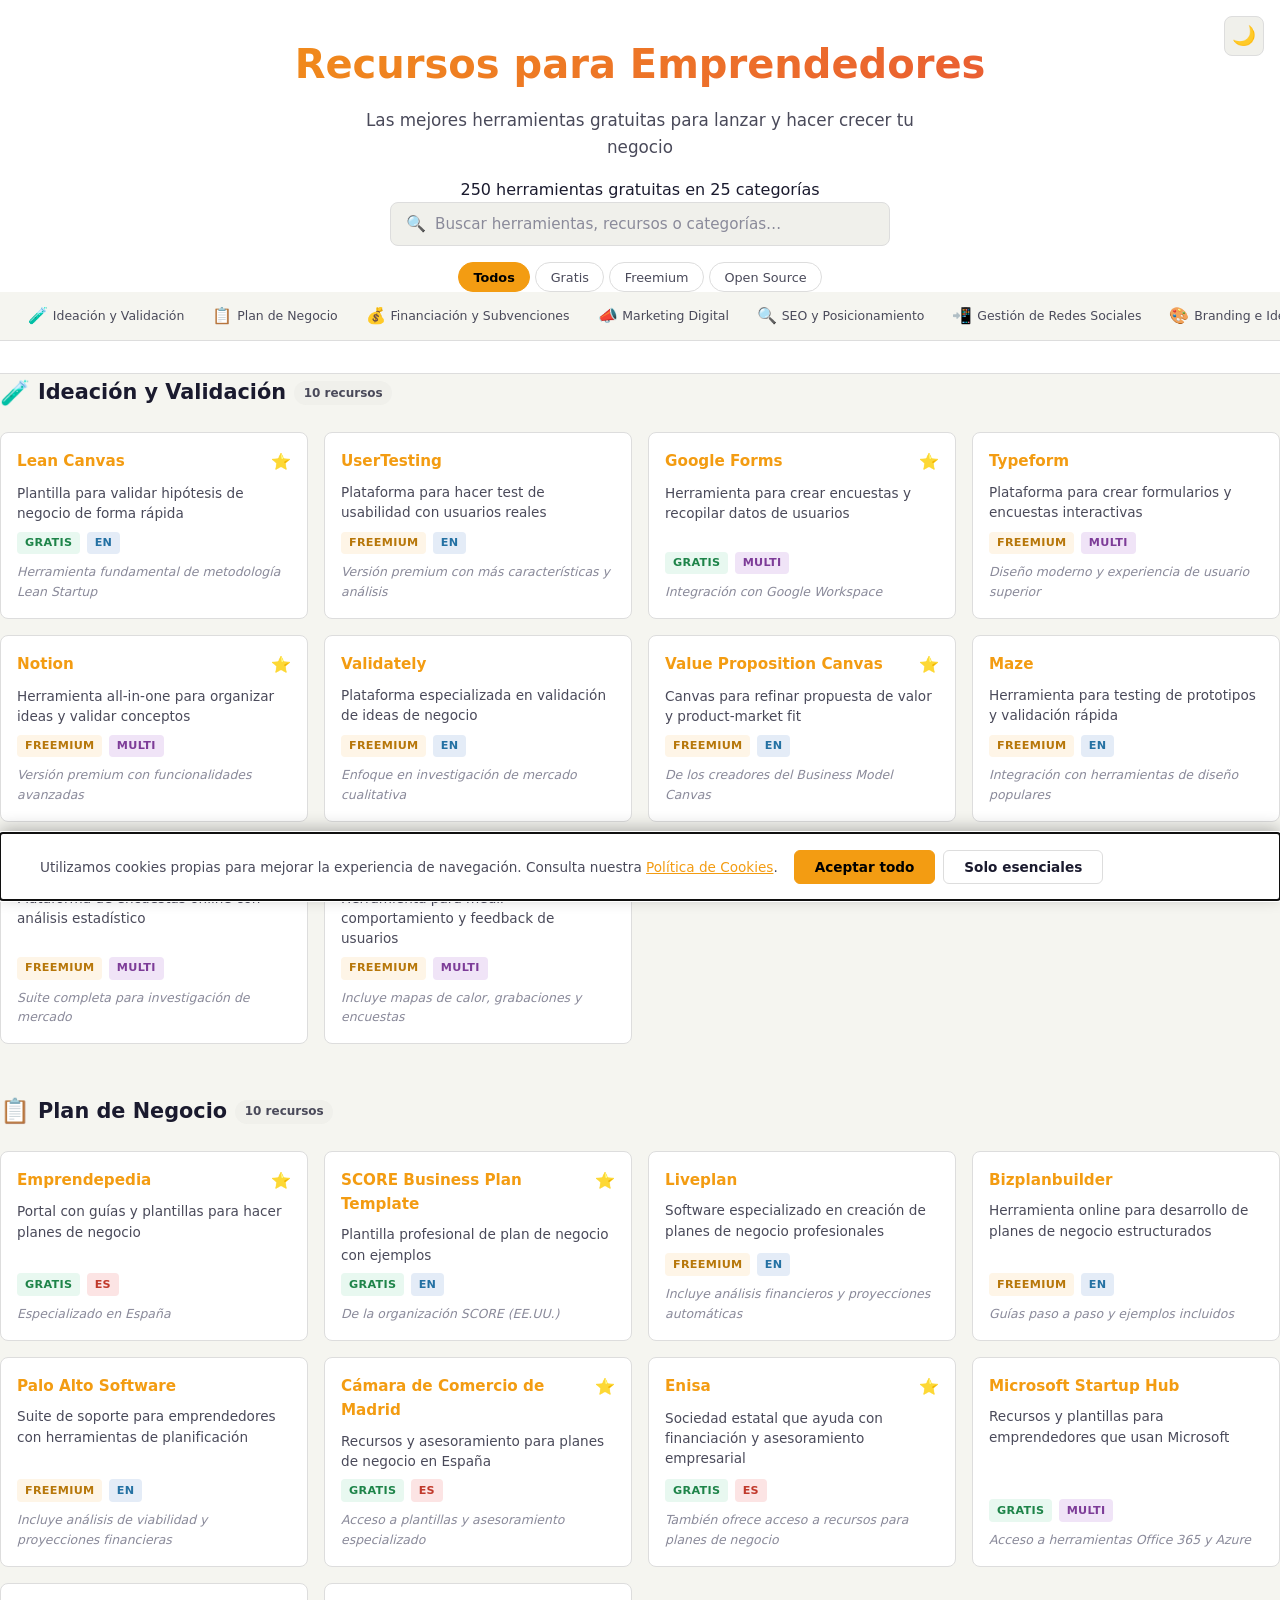
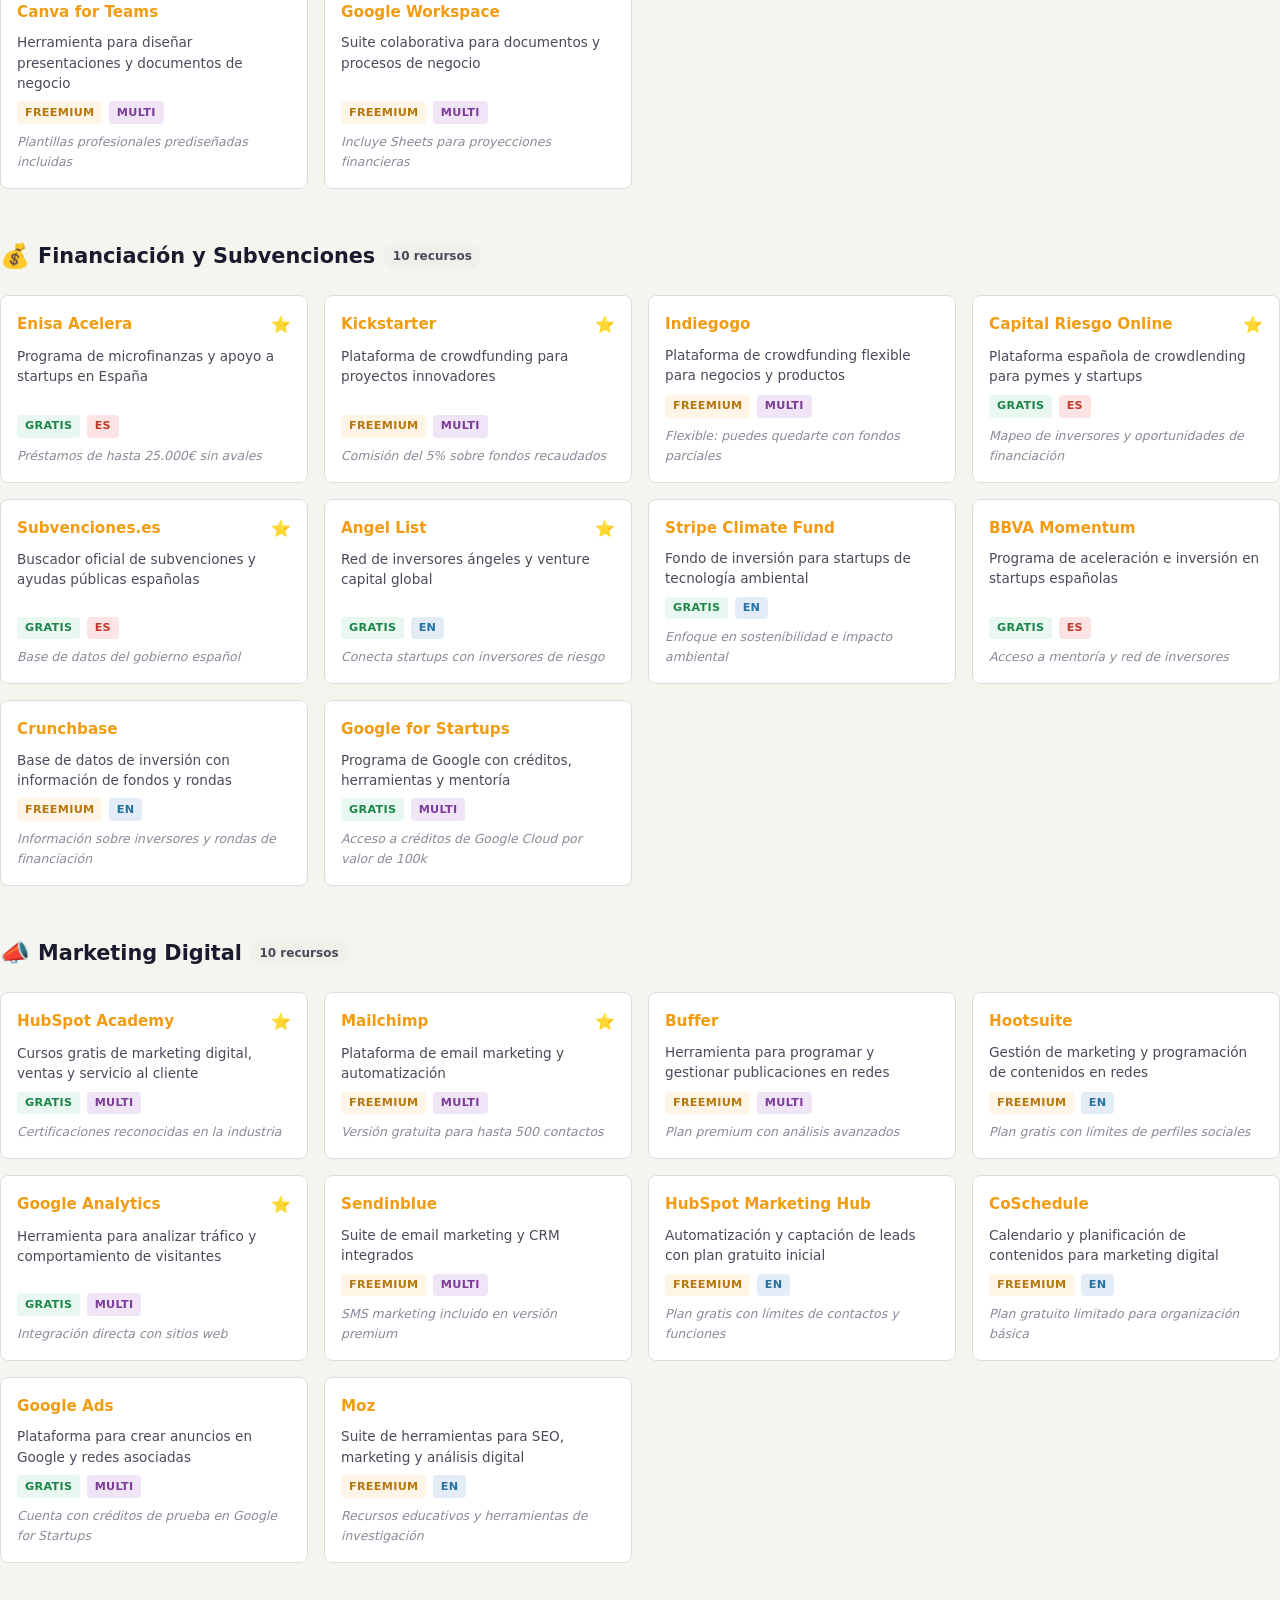
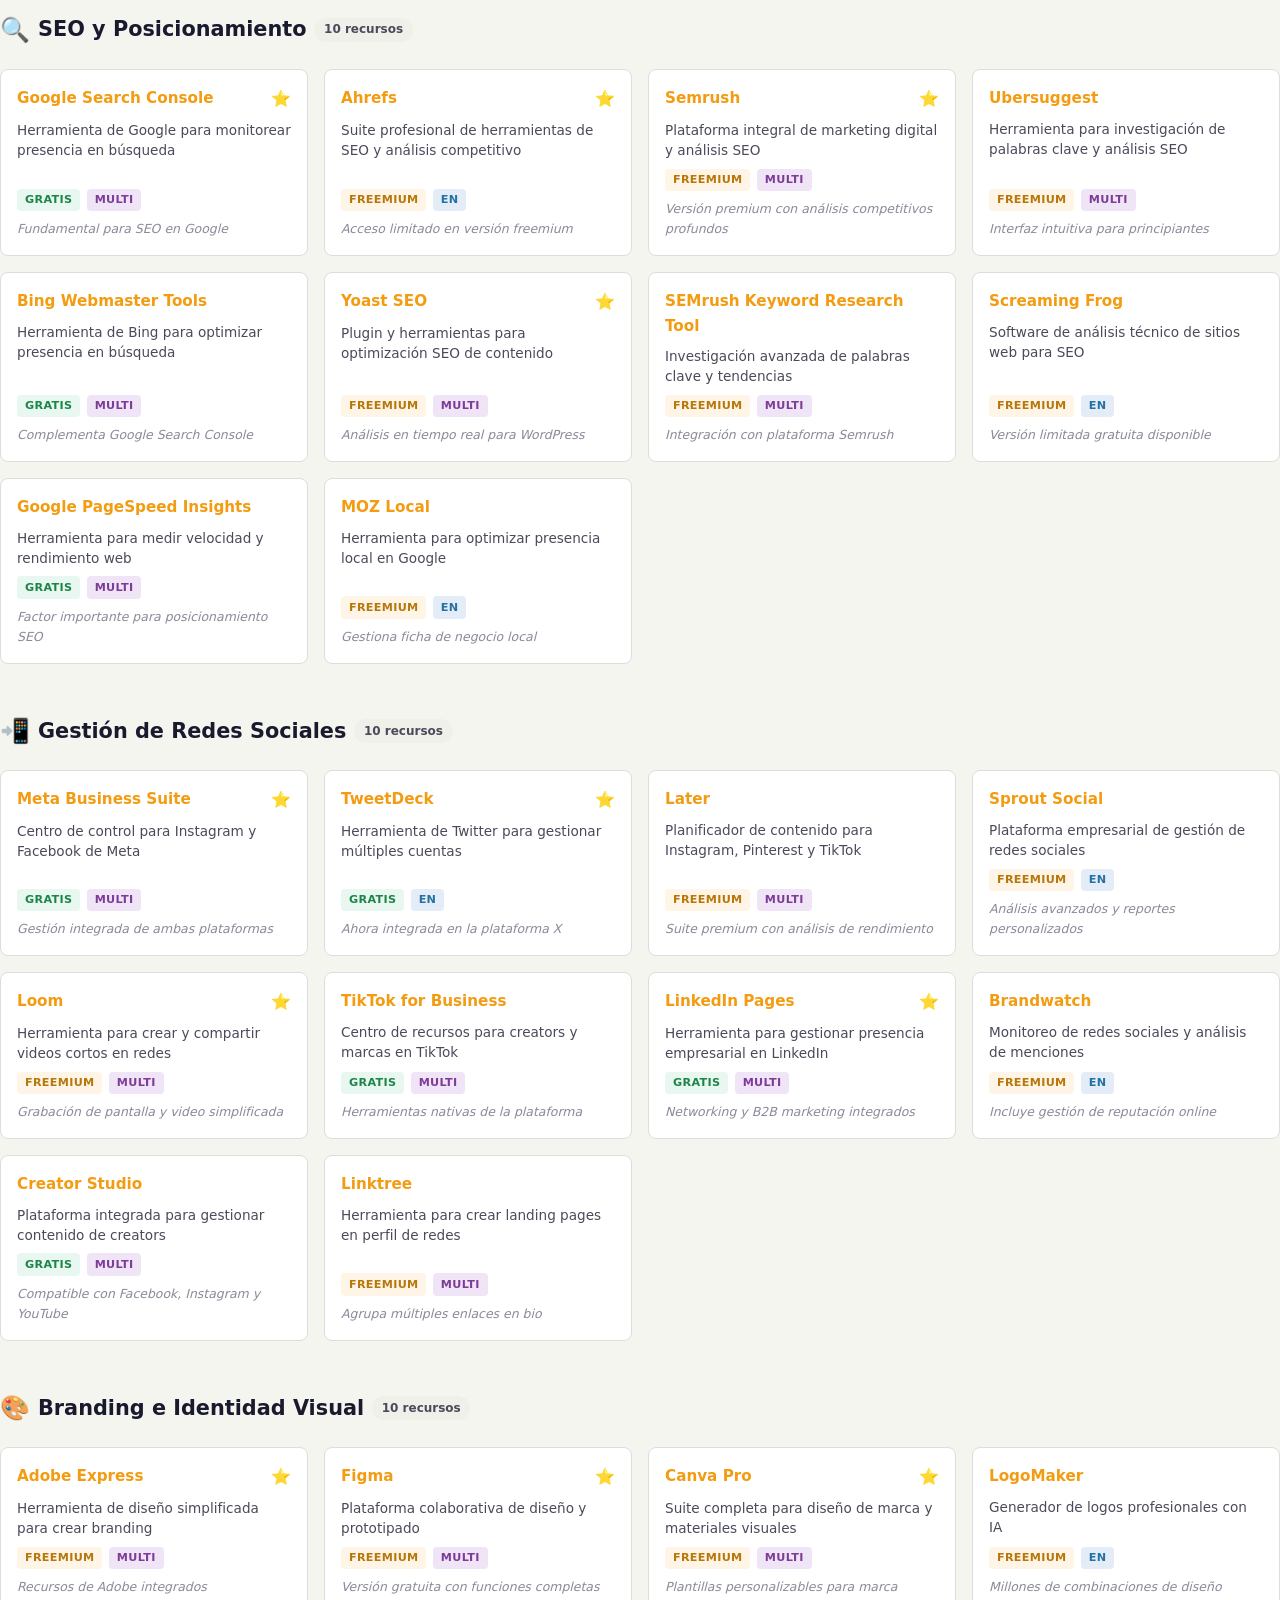
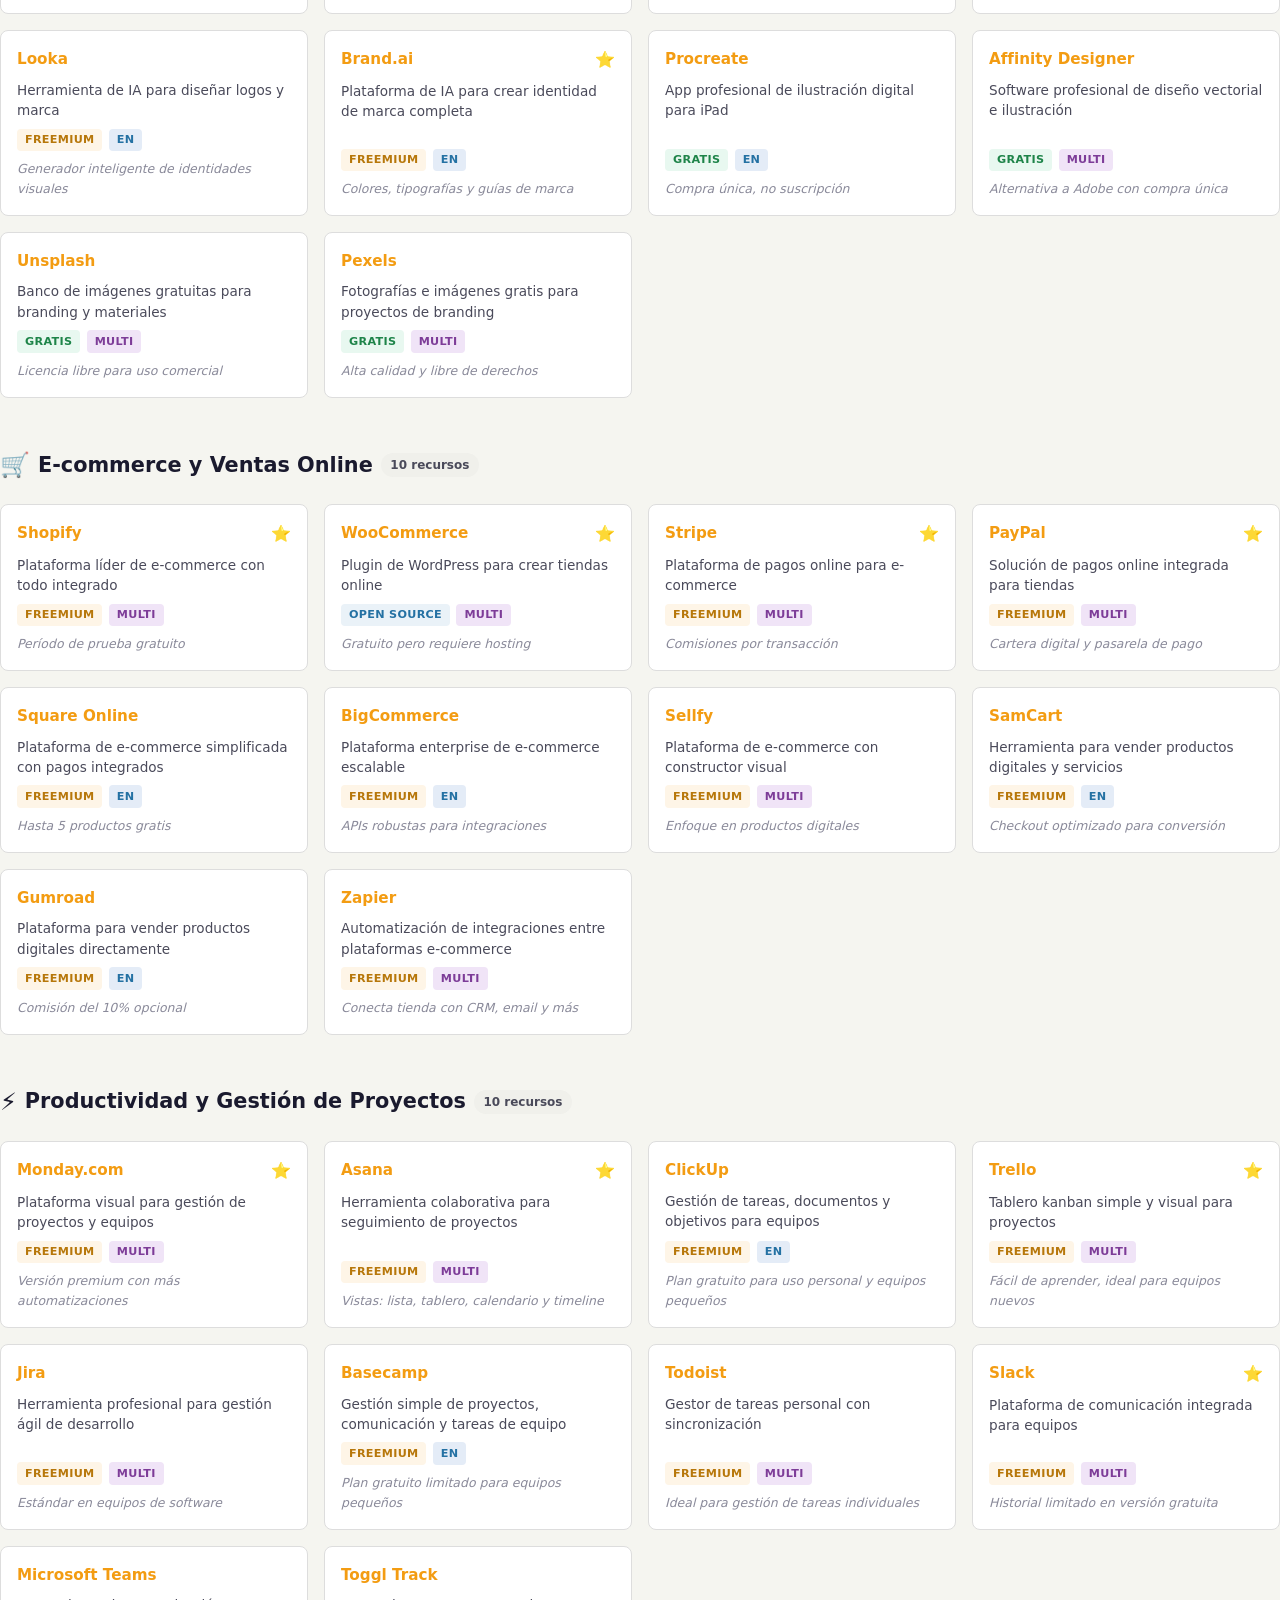
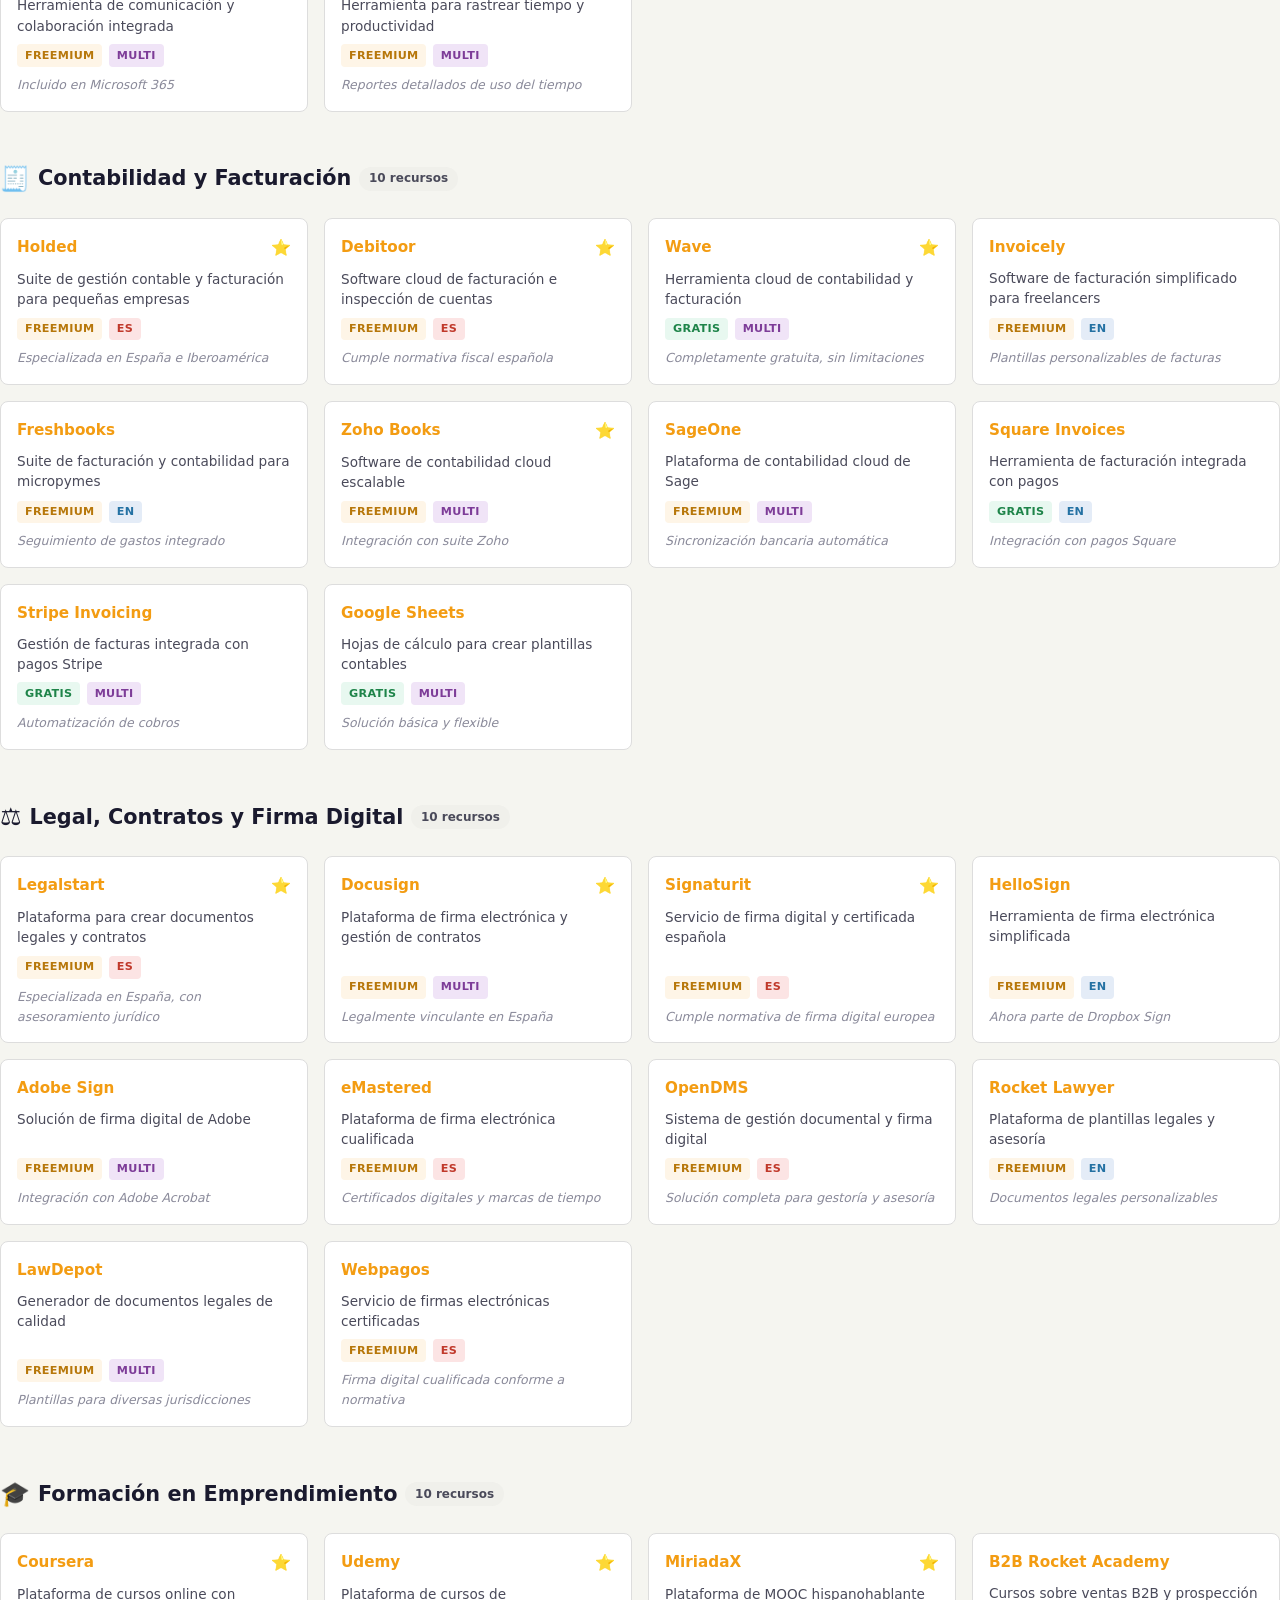
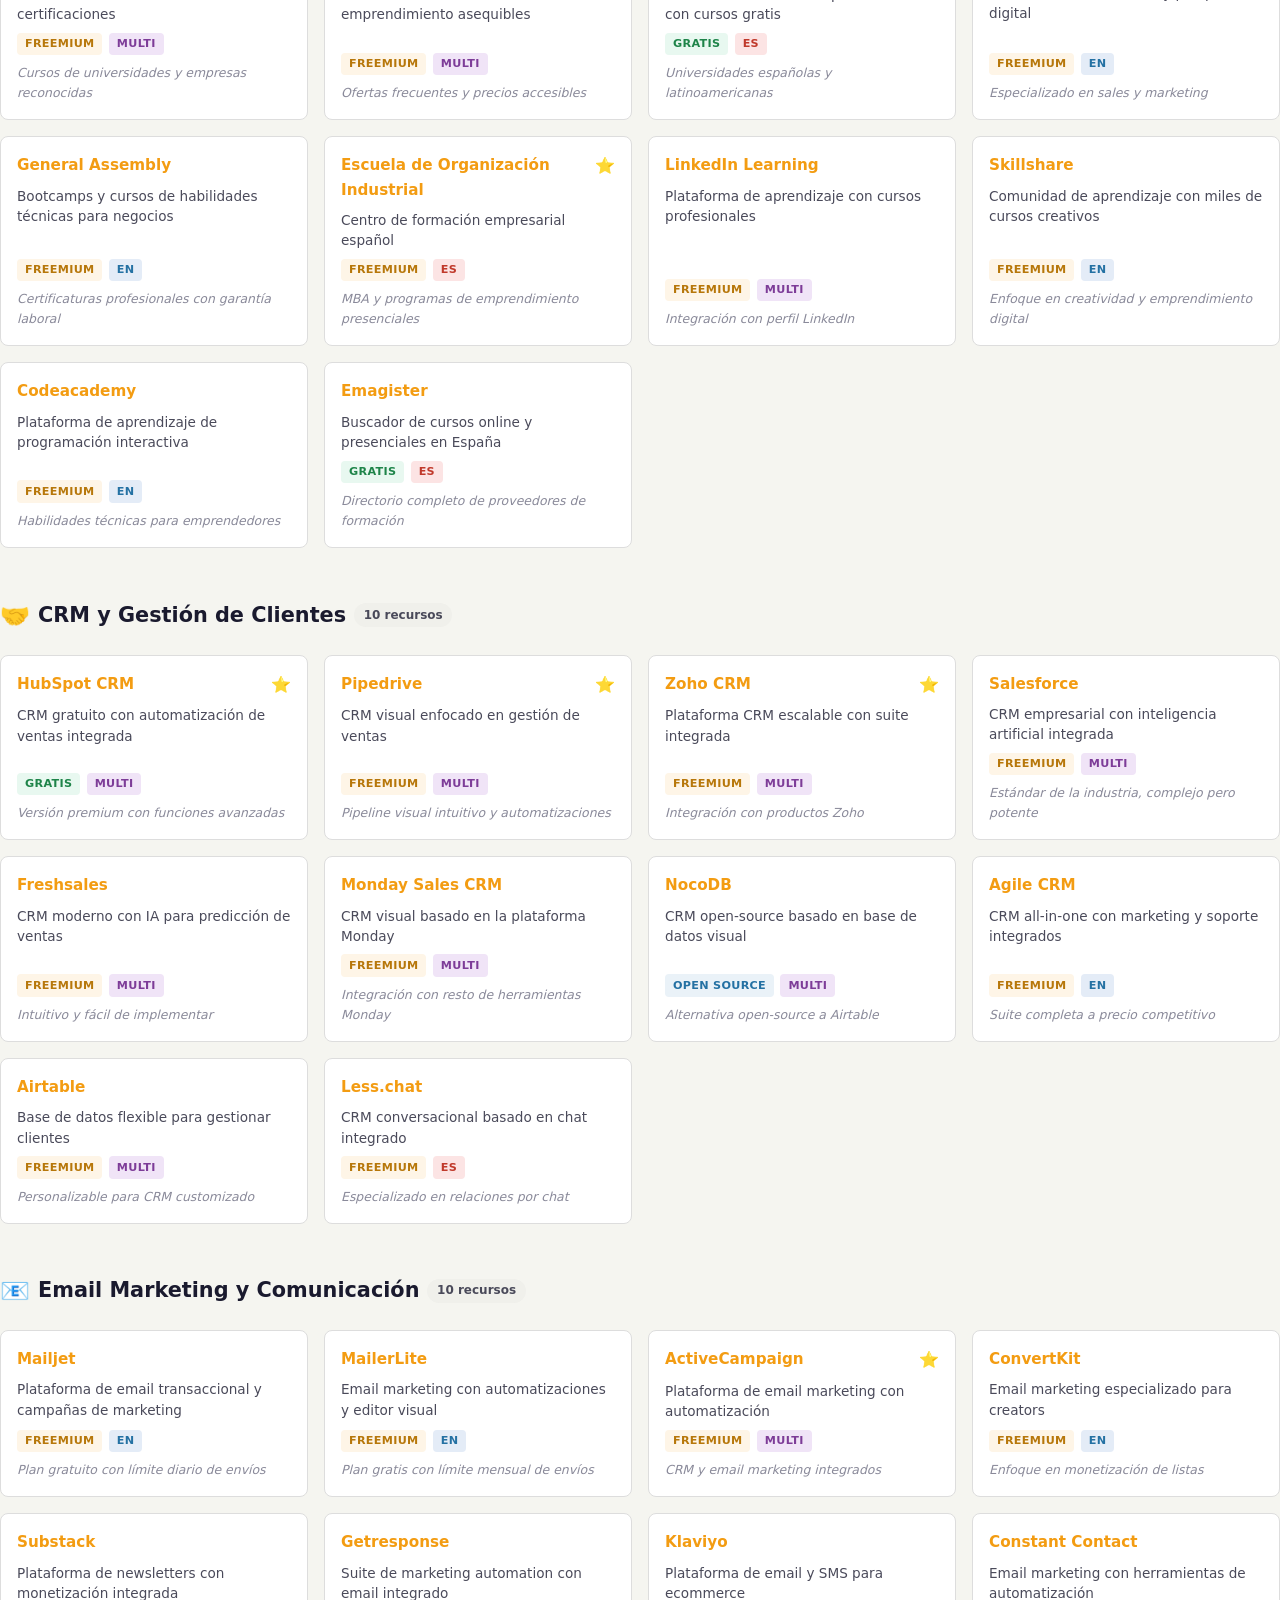
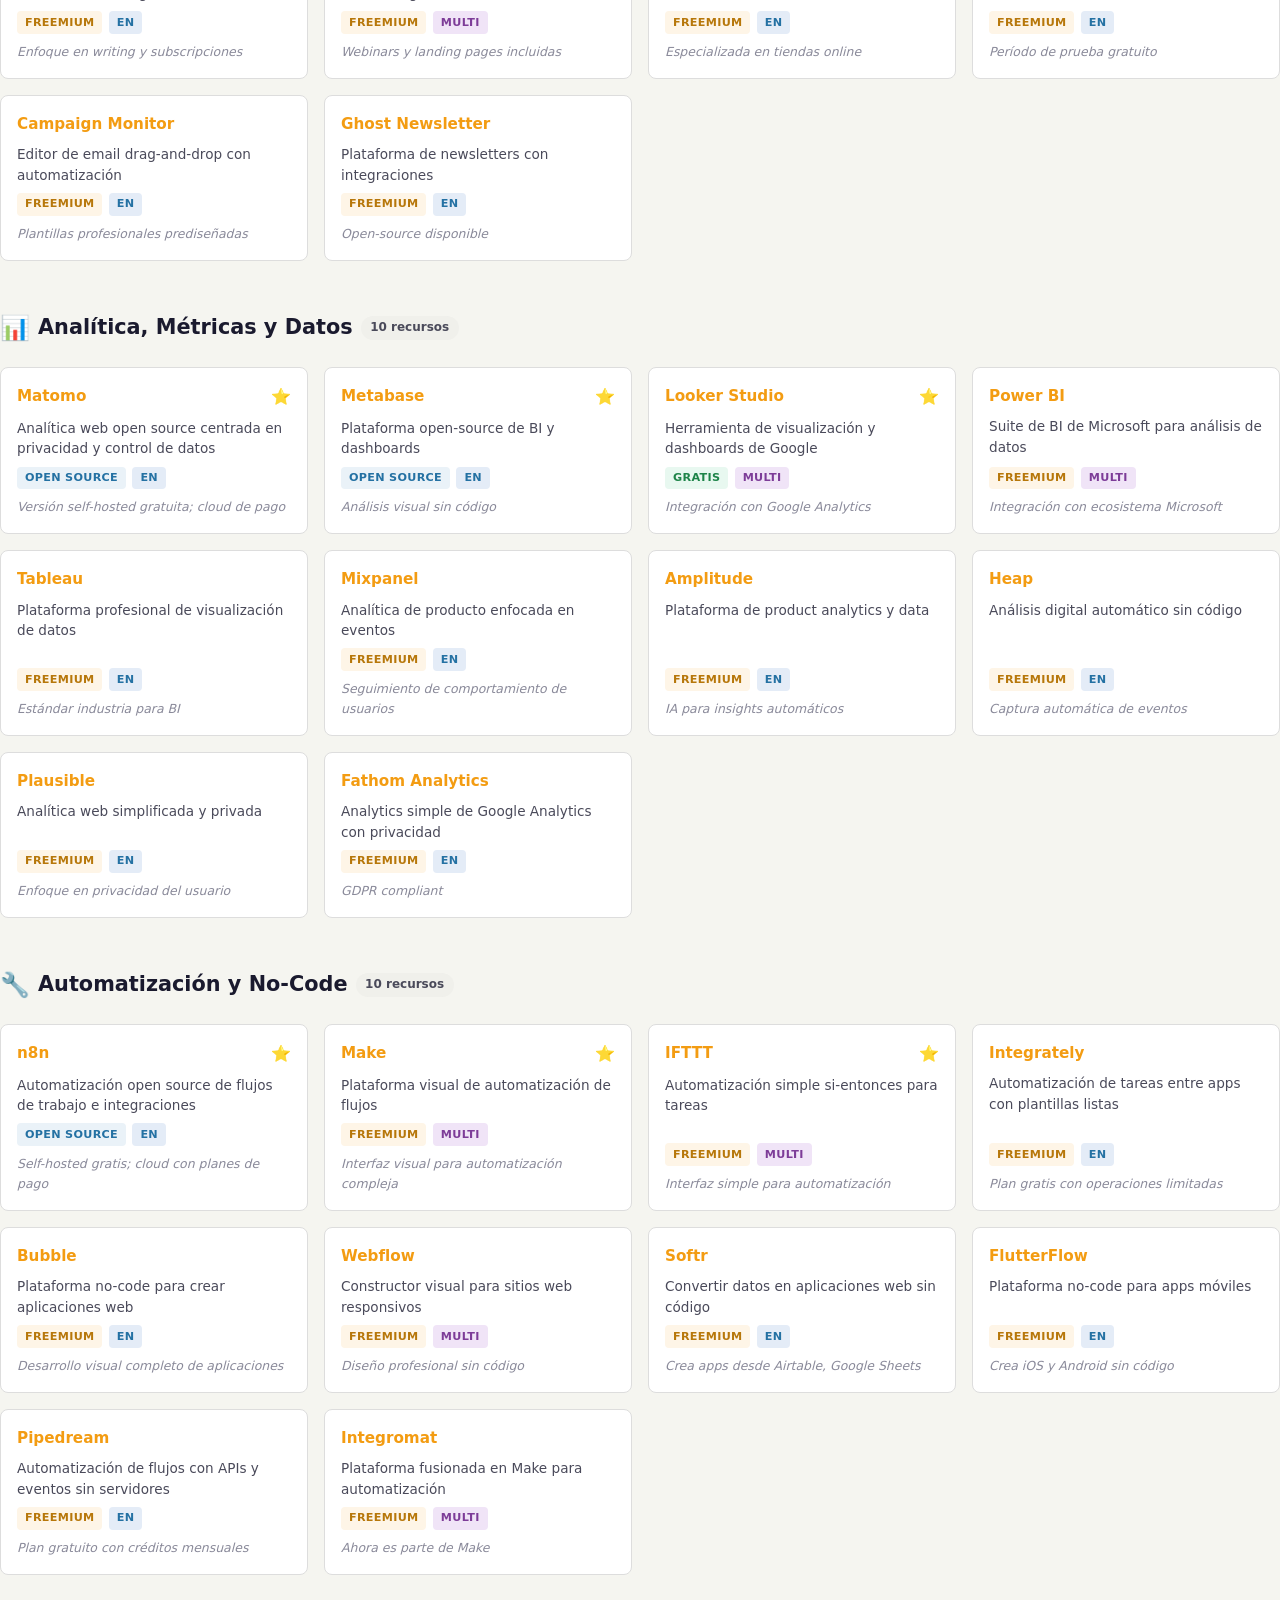
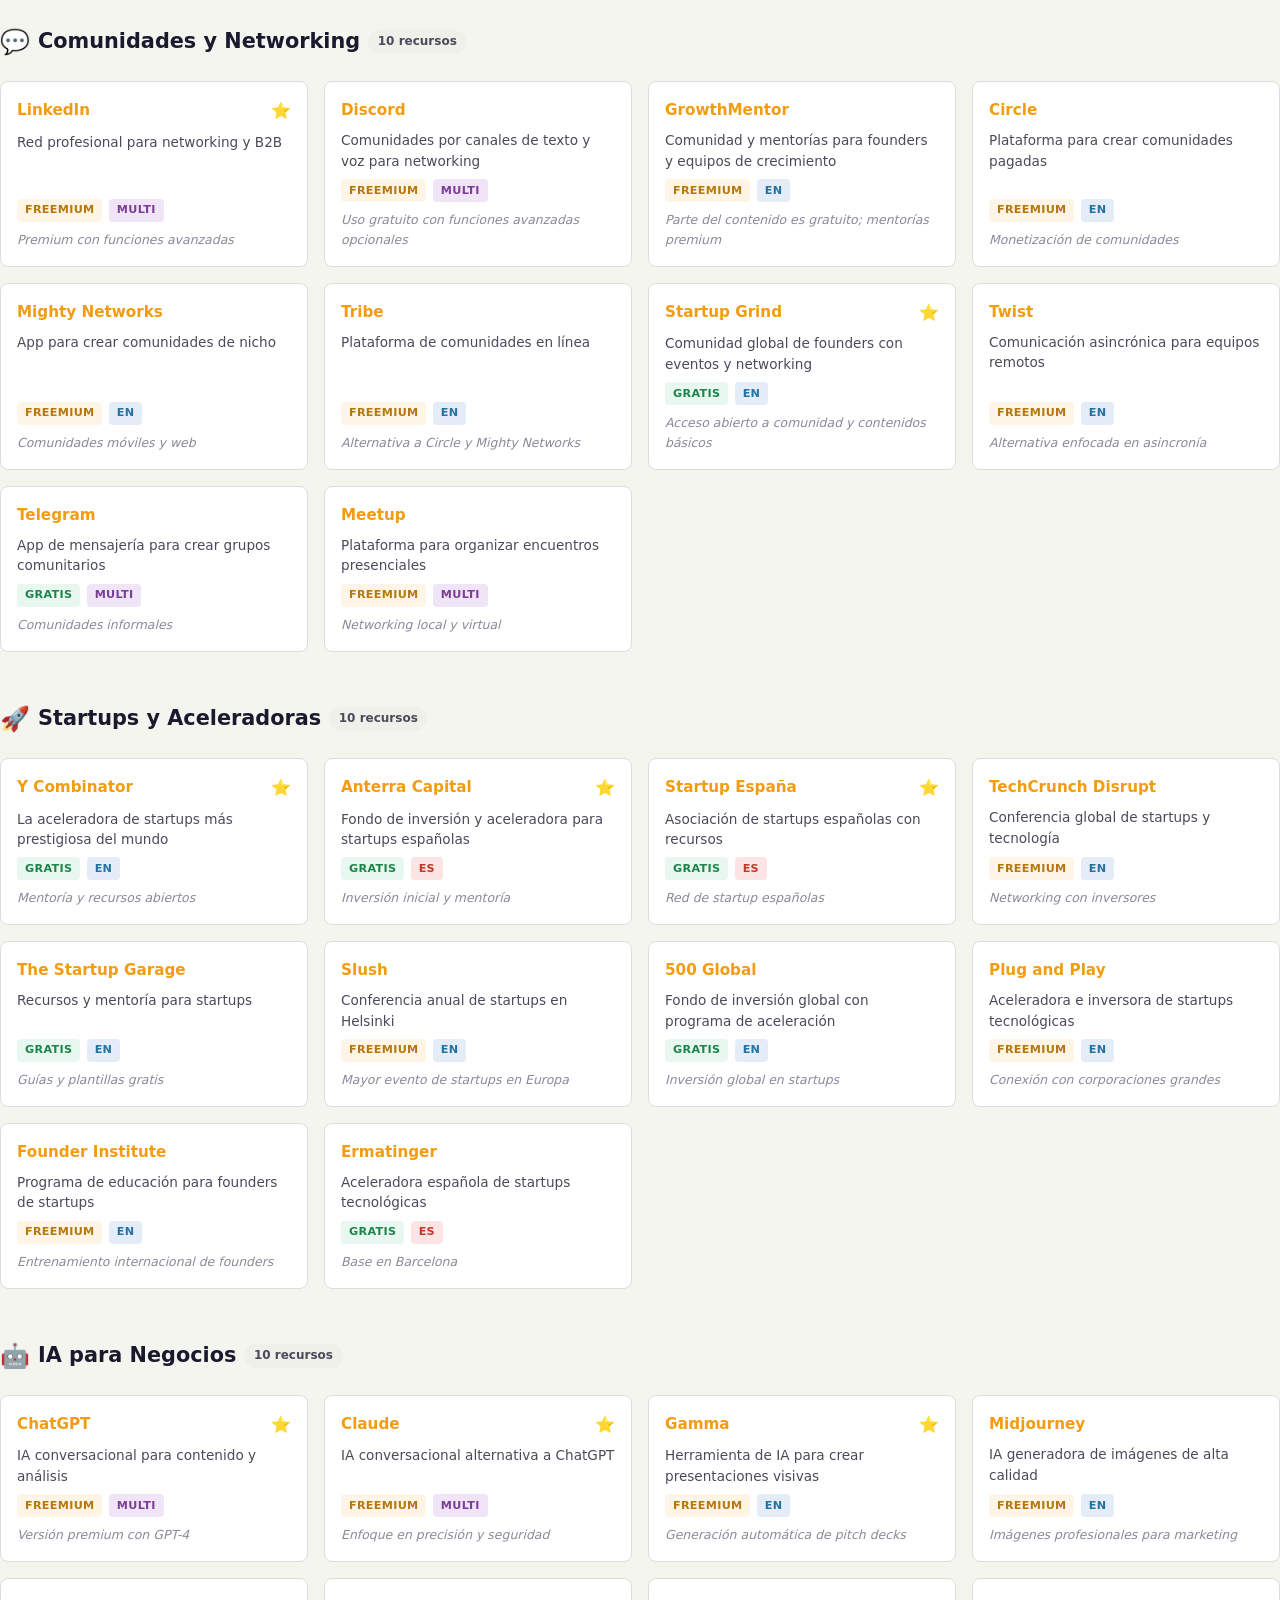
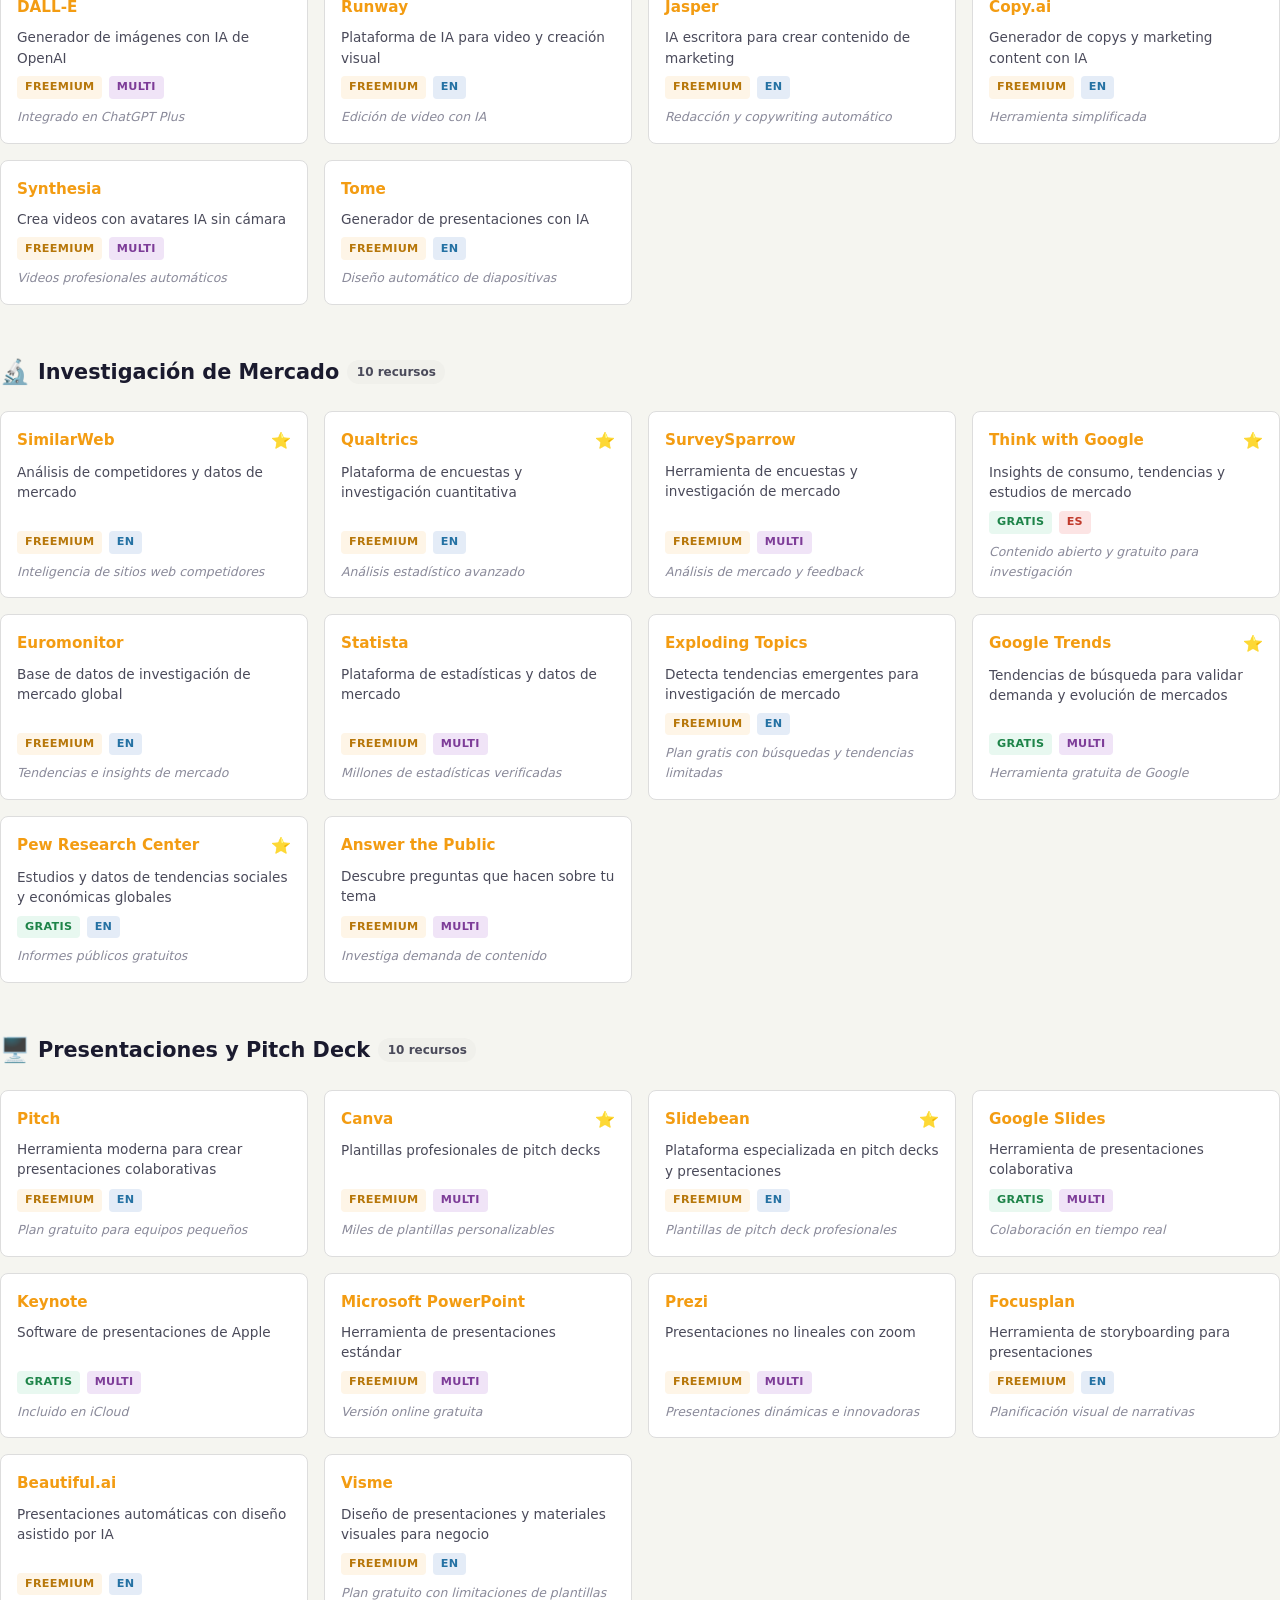
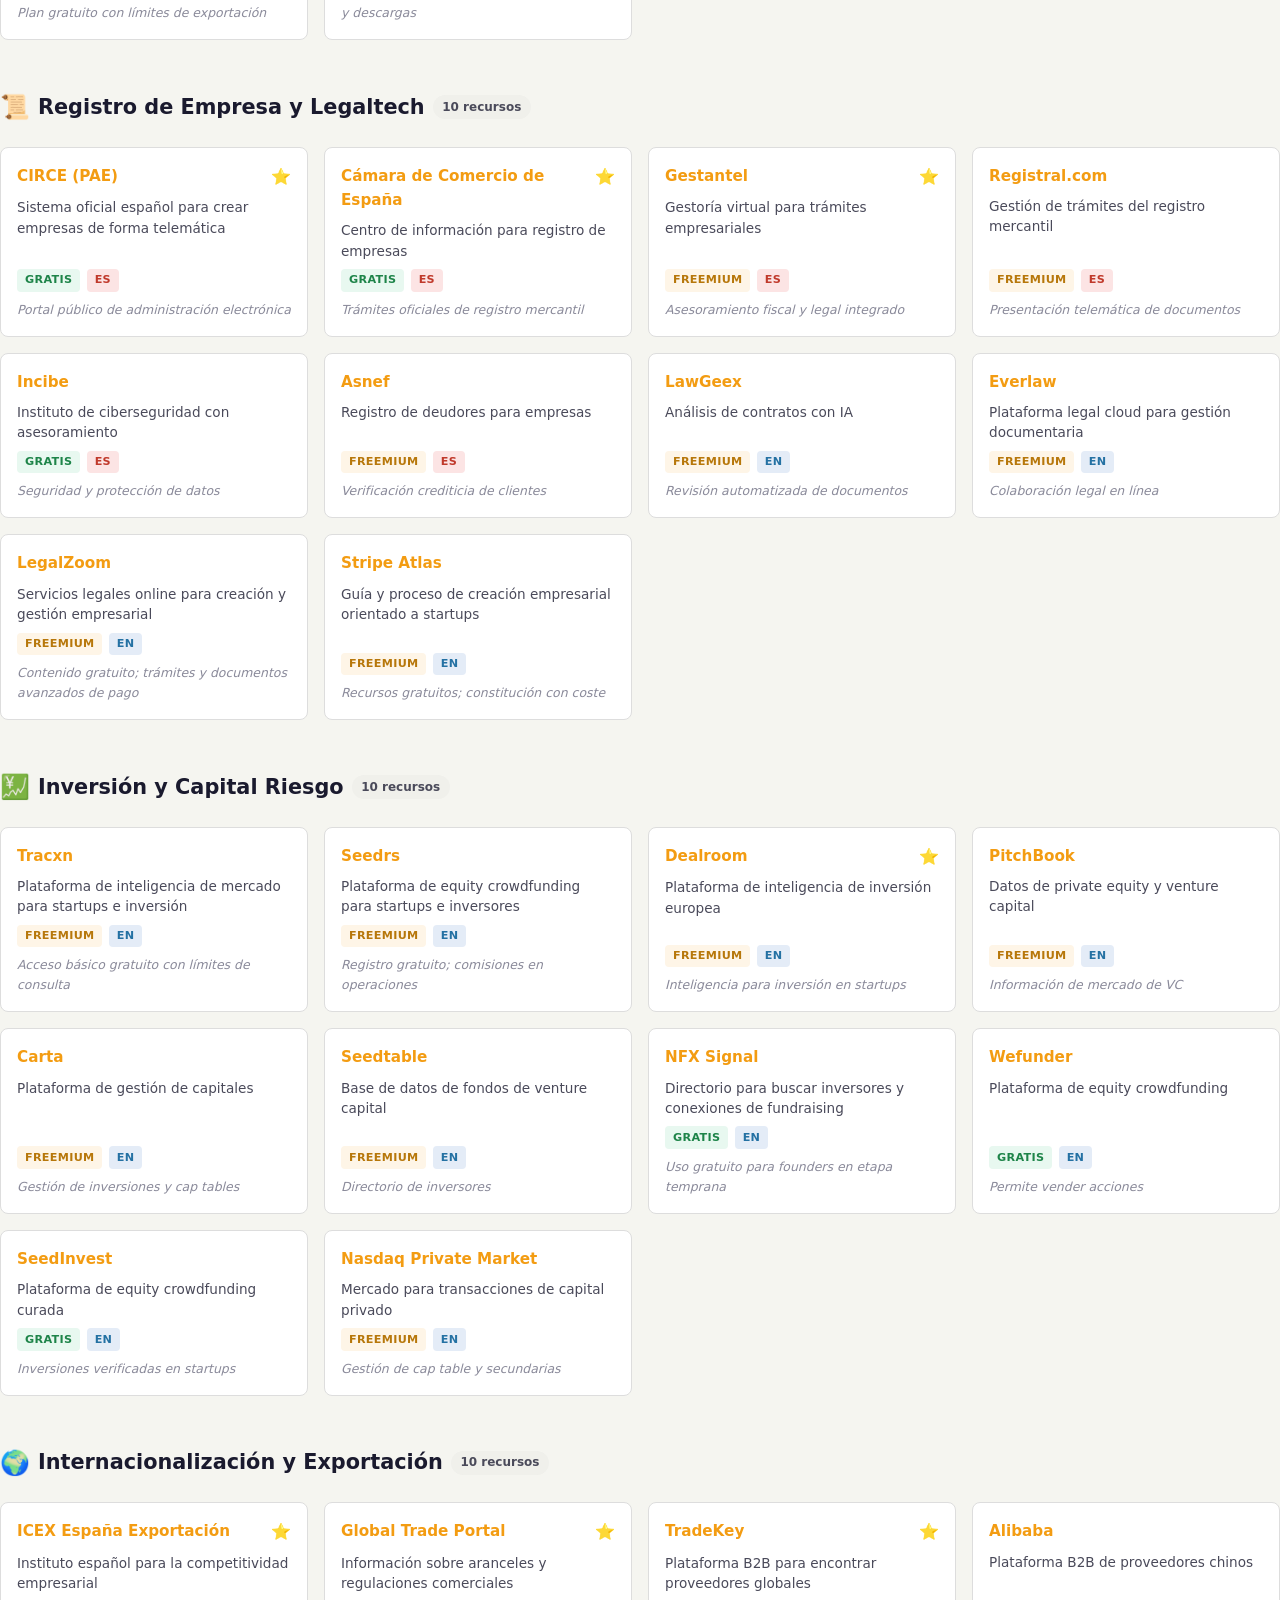
<file: index.html>
<!DOCTYPE html>
<html lang="es">
<head>
  <meta charset="UTF-8">
  <meta name="viewport" content="width=device-width, initial-scale=1.0">
  <title>Recursos para Emprendedores | 277+ Herramientas Gratis</title>
  <meta name="description" content="Directorio con más de 277 recursos y herramientas gratuitas para emprendedores, startups y pymes. Encuentra las mejores herramientas en 25 categorías.">
  <meta name="keywords" content="recursos para emprendedores, herramientas gratis, startup, pyme, negocio, plan de negocio, marketing digital, SEO, financiación, CRM, productividad, contabilidad, e-commerce, branding, IA para negocios, automatización, no-code, formación emprendimiento">
  <meta name="author" content="MolvicStudios">
  <meta name="robots" content="index, follow">

  <!-- Canonical -->
  <link rel="canonical" href="https://recursosemprendedores.help/">

  <!-- Open Graph -->
  <meta property="og:type" content="website">
  <meta property="og:title" content="Recursos para Emprendedores | 277+ Herramientas Gratis">
  <meta property="og:description" content="Directorio con más de 277 recursos y herramientas gratuitas para emprendedores, startups y pymes en 25 categorías.">
  <meta property="og:url" content="https://recursosemprendedores.help/">
  <meta property="og:image" content="https://recursosemprendedores.help/img/og-image.png">
  <meta property="og:locale" content="es_ES">
  <meta property="og:site_name" content="Recursos para Emprendedores">

  <!-- Twitter Card -->
  <meta name="twitter:card" content="summary_large_image">
  <meta name="twitter:title" content="Recursos para Emprendedores | 277+ Herramientas Gratis">
  <meta name="twitter:description" content="Directorio con más de 277 recursos y herramientas gratuitas para emprendedores, startups y pymes.">
  <meta name="twitter:image" content="https://recursosemprendedores.help/img/og-image.png">

  <!-- Favicon -->
  <link rel="icon" type="image/svg+xml" href="img/favicon.svg">

  <!-- Estilos -->
  <link rel="stylesheet" href="css/styles.css">

  <!-- Schema.org JSON-LD -->
  <script type="application/ld+json">
  {
    "@context": "https://schema.org",
    "@type": "WebSite",
    "name": "Recursos para Emprendedores",
    "url": "https://recursosemprendedores.help",
    "description": "Directorio de herramientas y recursos gratuitos para emprendedores, startups y pymes. Más de 277 herramientas en 25 categorías.",
    "potentialAction": {
      "@type": "SearchAction",
      "target": "https://recursosemprendedores.help/?q={search_term_string}",
      "query-input": "required name=search_term_string"
    }
  }
  </script>
  <script type="application/ld+json">
  {
    "@context": "https://schema.org",
    "@type": "ItemList",
    "name": "Categorías de recursos para emprendedores",
    "description": "25 categorías de herramientas y recursos gratuitos para emprendedores",
    "numberOfItems": 25,
    "itemListElement": [
      {"@type": "ListItem", "position": 1, "name": "Ideación y Validación"},
      {"@type": "ListItem", "position": 2, "name": "Plan de Negocio"},
      {"@type": "ListItem", "position": 3, "name": "Financiación y Subvenciones"},
      {"@type": "ListItem", "position": 4, "name": "Marketing Digital"},
      {"@type": "ListItem", "position": 5, "name": "SEO y Posicionamiento"},
      {"@type": "ListItem", "position": 6, "name": "Gestión de Redes Sociales"},
      {"@type": "ListItem", "position": 7, "name": "Branding e Identidad Visual"},
      {"@type": "ListItem", "position": 8, "name": "E-commerce y Ventas Online"},
      {"@type": "ListItem", "position": 9, "name": "Productividad y Gestión de Proyectos"},
      {"@type": "ListItem", "position": 10, "name": "Contabilidad y Facturación"},
      {"@type": "ListItem", "position": 11, "name": "Legal, Contratos y Firma Digital"},
      {"@type": "ListItem", "position": 12, "name": "Formación en Emprendimiento"},
      {"@type": "ListItem", "position": 13, "name": "CRM y Gestión de Clientes"},
      {"@type": "ListItem", "position": 14, "name": "Email Marketing y Comunicación"},
      {"@type": "ListItem", "position": 15, "name": "Analítica, Métricas y Datos"},
      {"@type": "ListItem", "position": 16, "name": "Automatización y No-Code"},
      {"@type": "ListItem", "position": 17, "name": "Comunidades y Networking"},
      {"@type": "ListItem", "position": 18, "name": "Startups y Aceleradoras"},
      {"@type": "ListItem", "position": 19, "name": "IA para Negocios"},
      {"@type": "ListItem", "position": 20, "name": "Investigación de Mercado"},
      {"@type": "ListItem", "position": 21, "name": "Presentaciones y Pitch Deck"},
      {"@type": "ListItem", "position": 22, "name": "Registro de Empresa y Legaltech"},
      {"@type": "ListItem", "position": 23, "name": "Inversión y Capital Riesgo"},
      {"@type": "ListItem", "position": 24, "name": "Internacionalización y Exportación"},
      {"@type": "ListItem", "position": 25, "name": "Logística y Operaciones"}
    ]
  }
  </script>

  <!--
    Recomendaciones de Content Security Policy (CSP):
    Añadir como cabecera HTTP en el servidor:
    Content-Security-Policy:
      default-src 'self';
      script-src 'self' 'unsafe-inline';
      style-src 'self' 'unsafe-inline';
      img-src 'self' data:;
      font-src 'self';
      connect-src 'self';
  -->
</head>
<body>
  <!-- Skip link para accesibilidad -->
  <a href="#main-content" class="skip-link">Saltar al contenido principal</a>

  <!-- ===== HEADER ===== -->
  <header class="site-header" role="banner">
    <div class="header-content">
      <div class="header-top">
        <h1 class="site-title">
          <span class="title-gradient">Recursos para Emprendedores</span>
          <span style="display:block;font-size:11px;font-weight:400;opacity:0.6;letter-spacing:0.03em;line-height:1;">by <a href="https://molvicstudios.pro" target="_blank" rel="noopener" style="color:inherit;text-decoration:none;">MolvicStudios.pro</a></span>
        </h1>
        <button id="theme-toggle" class="theme-toggle" type="button" aria-label="Cambiar tema">☀️</button>
      </div>
      <p class="site-subtitle">Las mejores herramientas gratuitas para lanzar y hacer crecer tu negocio</p>
      <p class="site-stats">
        <span id="stats-count">0</span> herramientas gratuitas en <span id="stats-cats">0</span> categorías
      </p>

      <!-- Barra de búsqueda -->
      <div class="search-wrapper">
        <label for="search-input" class="sr-only">Buscar herramientas</label>
        <span class="search-icon" aria-hidden="true">🔍</span>
        <input
          type="search"
          id="search-input"
          class="search-input"
          placeholder="Buscar herramientas, recursos o categorías…"
          autocomplete="off"
        >
      </div>

      <!-- Filtros de tipo de acceso -->
      <div class="filters" role="group" aria-label="Filtros por tipo de acceso">
        <button class="filter-btn active" type="button" data-filter="todos">Todos</button>
        <button class="filter-btn" type="button" data-filter="gratis">Gratis</button>
        <button class="filter-btn" type="button" data-filter="freemium">Freemium</button>
        <button class="filter-btn" type="button" data-filter="open-source">Open Source</button>
      </div>
    </div>

    <!-- Navegación por categorías -->
    <nav class="category-nav" aria-label="Navegación por categorías">
      <div class="category-nav-inner" id="category-nav-inner" role="tablist">
        <!-- Se genera dinámicamente desde app.js -->
      </div>
    </nav>
  </header>

  <!-- ===== CONTENIDO PRINCIPAL ===== -->
  <main id="main-content" tabindex="-1">
    <!-- Las secciones de categorías se generan dinámicamente desde app.js -->

    <!-- Estado: sin resultados -->
    <div id="no-results" class="no-results" role="status" aria-live="polite">
      <span class="no-results-icon" aria-hidden="true">🔎</span>
      <h2>Sin resultados</h2>
      <p>No se han encontrado recursos con los filtros actuales. Prueba con otra búsqueda.</p>
    </div>

  </main>

  <!-- ===== NATIVE BANNER (Adsterra) ===== -->
  <!-- ===== FOOTER ===== -->
  <molvicos-banner></molvicos-banner>
  <footer class="site-footer" role="contentinfo">
    <div class="footer-content">
      <p id="footer-update">Última actualización: —</p>
      <p>
        <a href="mailto:molvicstudios@outlook.com">¿Conoces una herramienta? Sugiere un recurso</a>
      </p>
      <p class="footer-disclaimer">
        Directorio informativo. Los recursos enlazados pertenecen a sus respectivos titulares.
      </p>
      <nav class="footer-links" aria-label="Páginas legales">
        <a href="terminos.html">Términos y Condiciones</a>
        <a href="privacidad.html">Política de Privacidad</a>
        <a href="cookies.html">Política de Cookies</a>
      </nav>
      <p class="footer-copyright">&copy; <span id="year"></span> Recursos para Emprendedores · Desarrollado por <a href="https://molvicstudios.pro" target="_blank" rel="noopener" style="color:inherit;">MolvicStudios</a></p>
      <p style="font-size:11px;opacity:0.5;text-align:center;margin-top:16px;">
        © 2026 <a href="https://molvicstudios.pro" target="_blank" rel="noopener" style="color:inherit;">MolvicStudios.pro</a> · 
        <a href="mailto:molvicstudios@outlook.com" style="color:inherit;">molvicstudios@outlook.com</a>
      </p>
    </div>
  </footer>

  <!-- Scroll to top -->
  <button id="scroll-top" class="scroll-top" type="button" aria-label="Volver arriba">↑</button>

  <!-- ===== BANNER DE COOKIES ===== -->
  <div id="cookie-banner" class="cookie-banner" role="dialog" aria-label="Configuración de cookies" aria-live="polite" tabindex="-1">
    <div class="cookie-banner-inner">
      <p class="cookie-text">
        Utilizamos cookies propias para mejorar la experiencia de navegación.
        Consulta nuestra <a href="cookies.html">Política de Cookies</a>.
      </p>
      <div class="cookie-buttons">
        <button id="cookie-accept" class="cookie-btn cookie-btn--accept" type="button">Aceptar todo</button>
        <button id="cookie-essential" class="cookie-btn cookie-btn--essential" type="button">Solo esenciales</button>
      </div>
    </div>
  </div>

  <!-- Scripts -->
  <script src="js/cookies-banner.js"></script>
  <script src="js/app.js"></script>
  <script>
    // Registro del Service Worker
    if ('serviceWorker' in navigator) {
      window.addEventListener('load', function () {
        navigator.serviceWorker.register('/sw.js').catch(function () {});
      });
    }
  </script>

  <!-- ===== SOCIAL BAR (Adsterra) ===== -->
  <script src="https://pl28986574.profitablecpmratenetwork.com/14/27/5b/14275b9e00405e49510053b06cfa15f9.js"></script>
    <script src="https://molvicstudios.pro/molvicos-banner.js" defer></script>
</body>
</html>
</file>
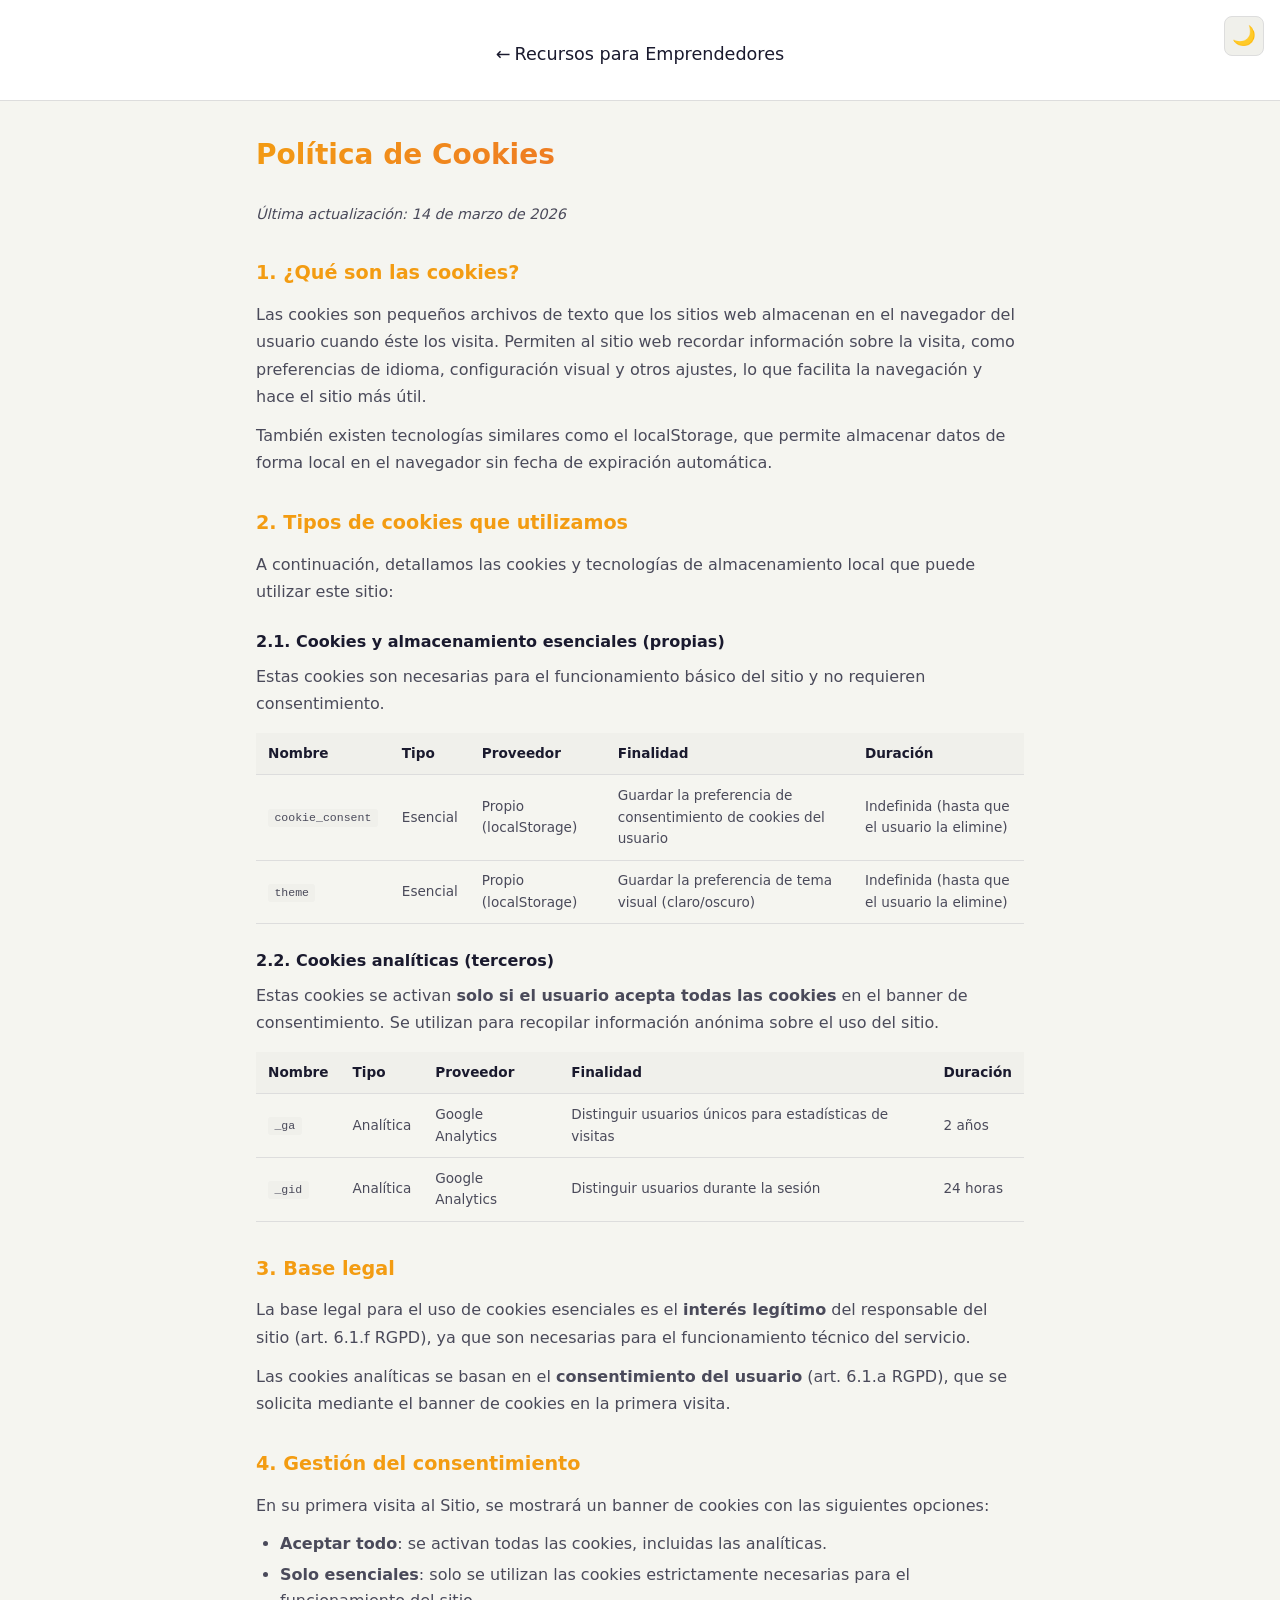
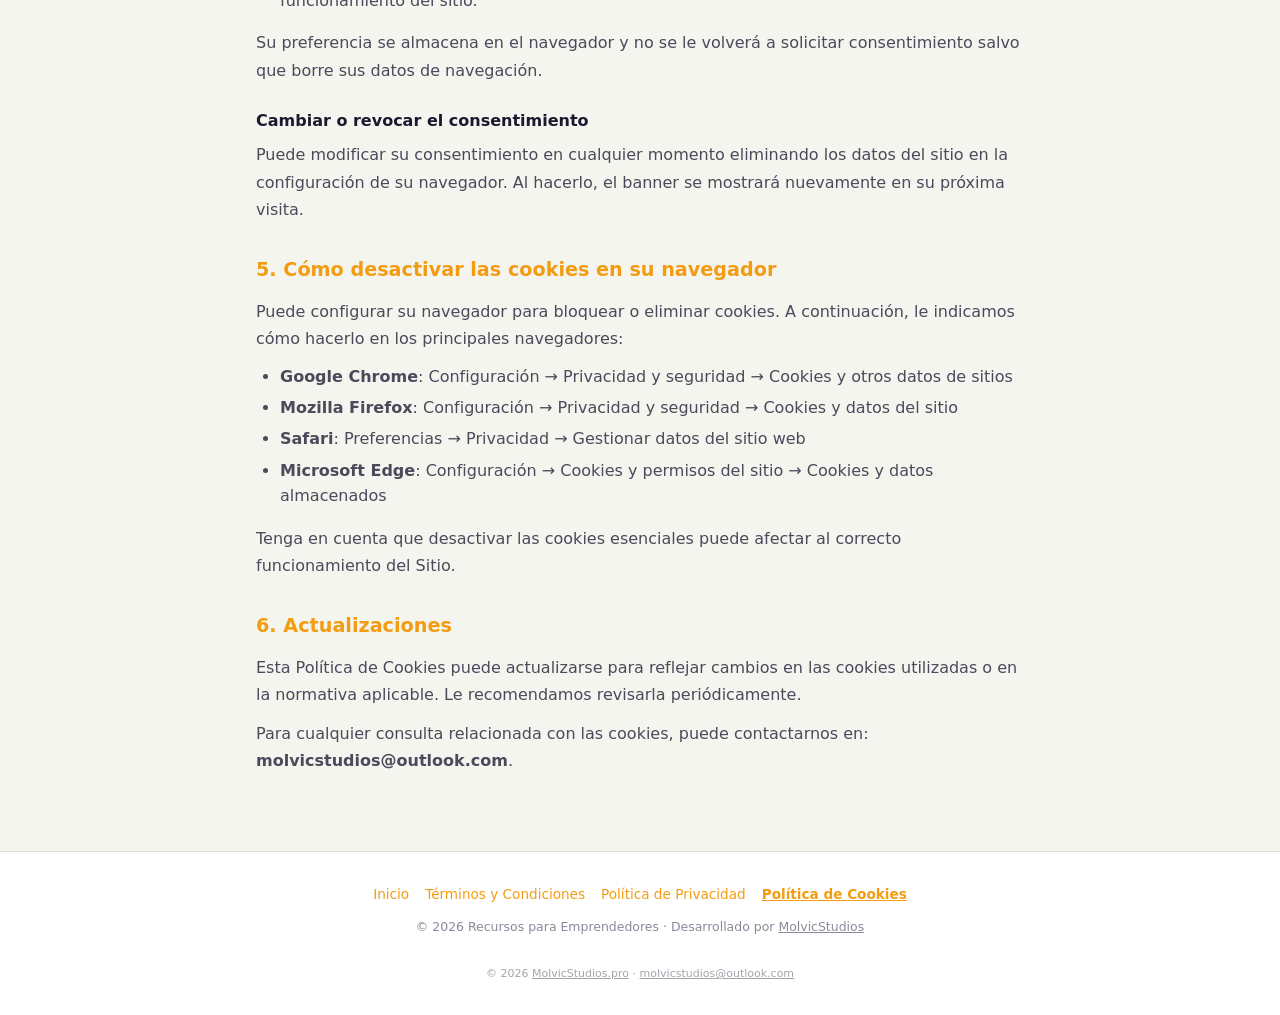
<file: cookies.html>
<!DOCTYPE html>
<html lang="es">
<head>
  <meta charset="UTF-8">
  <meta name="viewport" content="width=device-width, initial-scale=1.0">
  <title>Política de Cookies — Recursos para Emprendedores</title>
  <meta name="description" content="Política de cookies del sitio web Recursos para Emprendedores. Información sobre las cookies utilizadas y cómo gestionarlas.">
  <meta name="robots" content="noindex, follow">
  <link rel="icon" type="image/svg+xml" href="img/favicon.svg">
  <link rel="canonical" href="https://recursosemprendedores.help/cookies.html">
  <link rel="stylesheet" href="css/styles.css">
</head>
<body>
  <a href="#main-content" class="skip-link">Saltar al contenido principal</a>

  <!-- Header -->
  <header class="site-header site-header--legal" role="banner">
    <div class="header-content">
      <div class="header-top">
        <a href="index.html" class="back-link" aria-label="Volver a la página principal">
          ← <span class="title-gradient">Recursos para Emprendedores</span>
        </a>
        <button id="theme-toggle" class="theme-toggle" type="button" aria-label="Cambiar tema">☀️</button>
      </div>
    </div>
  </header>

  <!-- Contenido principal -->
  <main id="main-content" class="legal-content" tabindex="-1">
    <article>
      <h1>Política de Cookies</h1>
      <p class="legal-date">Última actualización: 14 de marzo de 2026</p>

      <section>
        <h2>1. ¿Qué son las cookies?</h2>
        <p>Las cookies son pequeños archivos de texto que los sitios web almacenan en el navegador del usuario cuando éste los visita. Permiten al sitio web recordar información sobre la visita, como preferencias de idioma, configuración visual y otros ajustes, lo que facilita la navegación y hace el sitio más útil.</p>
        <p>También existen tecnologías similares como el localStorage, que permite almacenar datos de forma local en el navegador sin fecha de expiración automática.</p>
      </section>

      <section>
        <h2>2. Tipos de cookies que utilizamos</h2>
        <p>A continuación, detallamos las cookies y tecnologías de almacenamiento local que puede utilizar este sitio:</p>

        <h3>2.1. Cookies y almacenamiento esenciales (propias)</h3>
        <p>Estas cookies son necesarias para el funcionamiento básico del sitio y no requieren consentimiento.</p>
        <div class="table-wrapper">
          <table>
            <thead>
              <tr>
                <th scope="col">Nombre</th>
                <th scope="col">Tipo</th>
                <th scope="col">Proveedor</th>
                <th scope="col">Finalidad</th>
                <th scope="col">Duración</th>
              </tr>
            </thead>
            <tbody>
              <tr>
                <td><code>cookie_consent</code></td>
                <td>Esencial</td>
                <td>Propio (localStorage)</td>
                <td>Guardar la preferencia de consentimiento de cookies del usuario</td>
                <td>Indefinida (hasta que el usuario la elimine)</td>
              </tr>
              <tr>
                <td><code>theme</code></td>
                <td>Esencial</td>
                <td>Propio (localStorage)</td>
                <td>Guardar la preferencia de tema visual (claro/oscuro)</td>
                <td>Indefinida (hasta que el usuario la elimine)</td>
              </tr>
            </tbody>
          </table>
        </div>

        <h3>2.2. Cookies analíticas (terceros)</h3>
        <p>Estas cookies se activan <strong>solo si el usuario acepta todas las cookies</strong> en el banner de consentimiento. Se utilizan para recopilar información anónima sobre el uso del sitio.</p>
        <div class="table-wrapper">
          <table>
            <thead>
              <tr>
                <th scope="col">Nombre</th>
                <th scope="col">Tipo</th>
                <th scope="col">Proveedor</th>
                <th scope="col">Finalidad</th>
                <th scope="col">Duración</th>
              </tr>
            </thead>
            <tbody>
              <tr>
                <td><code>_ga</code></td>
                <td>Analítica</td>
                <td>Google Analytics</td>
                <td>Distinguir usuarios únicos para estadísticas de visitas</td>
                <td>2 años</td>
              </tr>
              <tr>
                <td><code>_gid</code></td>
                <td>Analítica</td>
                <td>Google Analytics</td>
                <td>Distinguir usuarios durante la sesión</td>
                <td>24 horas</td>
              </tr>
            </tbody>
          </table>
        </div>

      </section>

      <section>
        <h2>3. Base legal</h2>
        <p>La base legal para el uso de cookies esenciales es el <strong>interés legítimo</strong> del responsable del sitio (art. 6.1.f RGPD), ya que son necesarias para el funcionamiento técnico del servicio.</p>
        <p>Las cookies analíticas se basan en el <strong>consentimiento del usuario</strong> (art. 6.1.a RGPD), que se solicita mediante el banner de cookies en la primera visita.</p>
      </section>

      <section>
        <h2>4. Gestión del consentimiento</h2>
        <p>En su primera visita al Sitio, se mostrará un banner de cookies con las siguientes opciones:</p>
        <ul>
          <li><strong>Aceptar todo</strong>: se activan todas las cookies, incluidas las analíticas.</li>
          <li><strong>Solo esenciales</strong>: solo se utilizan las cookies estrictamente necesarias para el funcionamiento del sitio.</li>
        </ul>
        <p>Su preferencia se almacena en el navegador y no se le volverá a solicitar consentimiento salvo que borre sus datos de navegación.</p>

        <h3>Cambiar o revocar el consentimiento</h3>
        <p>Puede modificar su consentimiento en cualquier momento eliminando los datos del sitio en la configuración de su navegador. Al hacerlo, el banner se mostrará nuevamente en su próxima visita.</p>
      </section>

      <section>
        <h2>5. Cómo desactivar las cookies en su navegador</h2>
        <p>Puede configurar su navegador para bloquear o eliminar cookies. A continuación, le indicamos cómo hacerlo en los principales navegadores:</p>
        <ul>
          <li><strong>Google Chrome</strong>: Configuración → Privacidad y seguridad → Cookies y otros datos de sitios</li>
          <li><strong>Mozilla Firefox</strong>: Configuración → Privacidad y seguridad → Cookies y datos del sitio</li>
          <li><strong>Safari</strong>: Preferencias → Privacidad → Gestionar datos del sitio web</li>
          <li><strong>Microsoft Edge</strong>: Configuración → Cookies y permisos del sitio → Cookies y datos almacenados</li>
        </ul>
        <p>Tenga en cuenta que desactivar las cookies esenciales puede afectar al correcto funcionamiento del Sitio.</p>
      </section>

      <section>
        <h2>6. Actualizaciones</h2>
        <p>Esta Política de Cookies puede actualizarse para reflejar cambios en las cookies utilizadas o en la normativa aplicable. Le recomendamos revisarla periódicamente.</p>
        <p>Para cualquier consulta relacionada con las cookies, puede contactarnos en: <strong>molvicstudios@outlook.com</strong>.</p>
      </section>
    </article>
  </main>

  <!-- Footer -->
  <molvicos-banner></molvicos-banner>
  <footer class="site-footer" role="contentinfo">
    <div class="footer-content">
      <nav class="footer-legal footer-links" aria-label="Páginas legales">
        <a href="index.html">Inicio</a>
        <a href="terminos.html">Términos y Condiciones</a>
        <a href="privacidad.html">Política de Privacidad</a>
        <a href="cookies.html" aria-current="page">Política de Cookies</a>
      </nav>
      <p class="footer-copy footer-copyright">&copy; <span id="year"></span> Recursos para Emprendedores · Desarrollado por <a href="https://molvicstudios.pro" target="_blank" rel="noopener" style="color:inherit;">MolvicStudios</a></p>
      <p style="font-size:11px;opacity:0.5;text-align:center;margin-top:16px;">
        © 2026 <a href="https://molvicstudios.pro" target="_blank" rel="noopener" style="color:inherit;">MolvicStudios.pro</a> · 
        <a href="mailto:molvicstudios@outlook.com" style="color:inherit;">molvicstudios@outlook.com</a>
      </p>
    </div>
  </footer>

  <script>
    document.getElementById('year').textContent = new Date().getFullYear();
    (function(){
      var t = document.getElementById('theme-toggle');
      var saved = localStorage.getItem('theme');
      if (saved) document.documentElement.setAttribute('data-theme', saved);
      else if (window.matchMedia && window.matchMedia('(prefers-color-scheme: light)').matches) document.documentElement.setAttribute('data-theme', 'light');
      function update(theme) { t.textContent = theme === 'light' ? '🌙' : '☀️'; t.setAttribute('aria-label', theme === 'light' ? 'Cambiar a modo oscuro' : 'Cambiar a modo claro'); }
      update(document.documentElement.getAttribute('data-theme') || 'dark');
      t.addEventListener('click', function(){ var c = document.documentElement.getAttribute('data-theme'); var n = c === 'light' ? 'dark' : 'light'; document.documentElement.setAttribute('data-theme', n); localStorage.setItem('theme', n); update(n); });
    })();
  </script>

  <!-- ===== SOCIAL BAR (Adsterra) ===== -->
  <script src="https://pl28986574.profitablecpmratenetwork.com/14/27/5b/14275b9e00405e49510053b06cfa15f9.js"></script>
    <script src="https://molvicstudios.pro/molvicos-banner.js" defer></script>
</body>
</html>
</file>
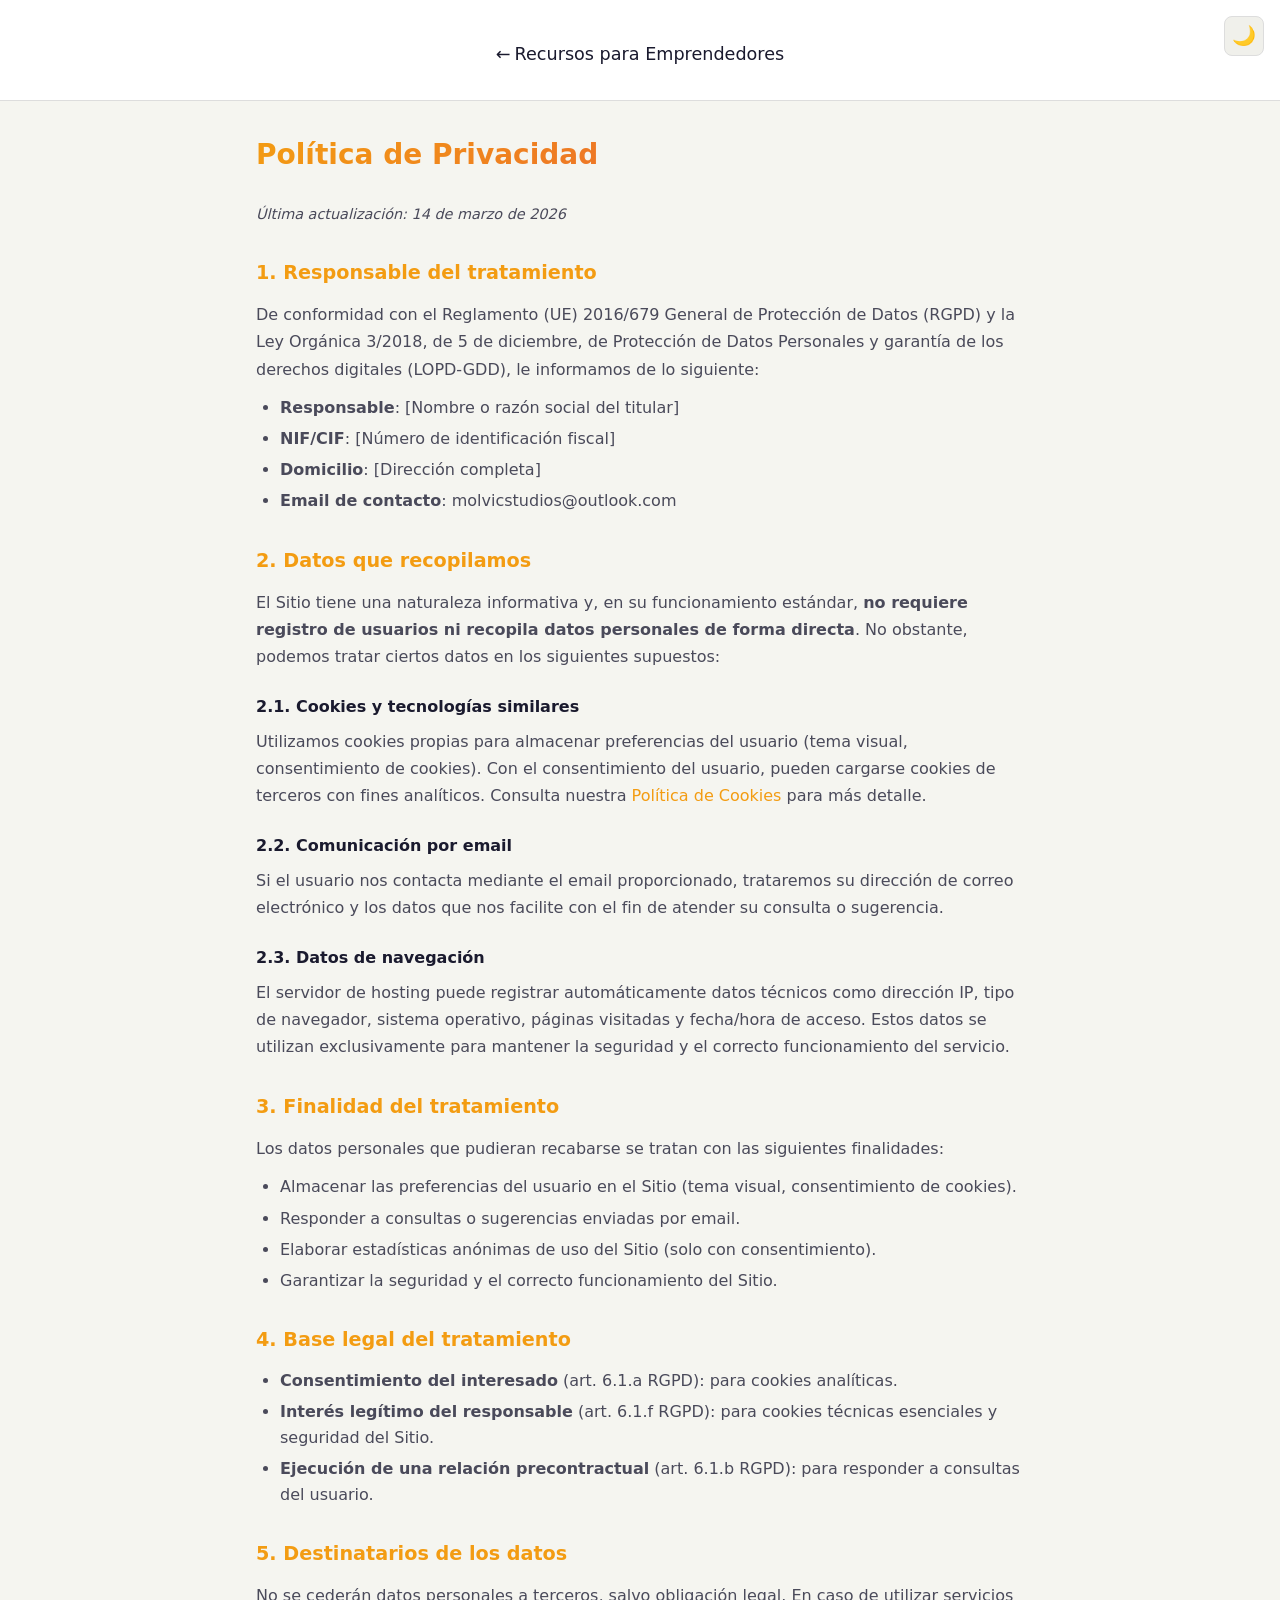
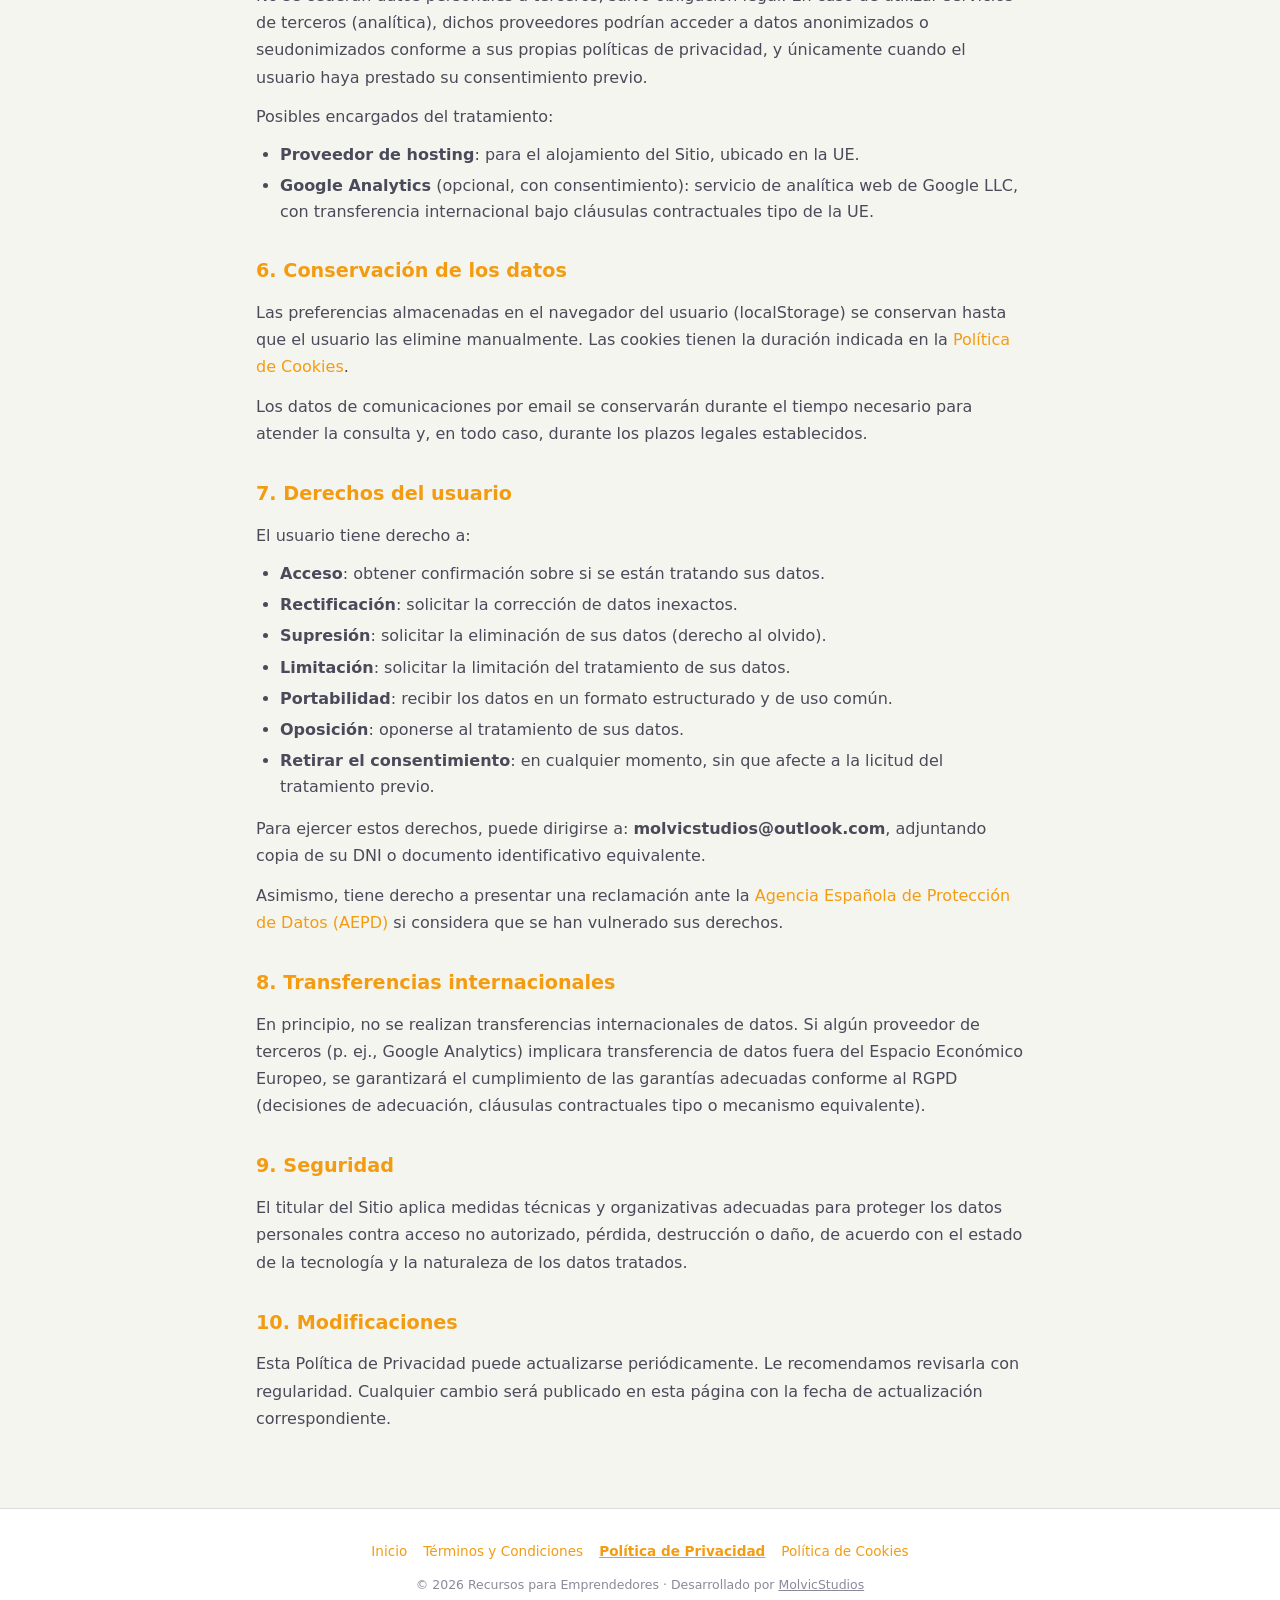
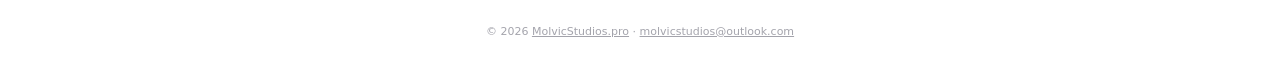
<file: privacidad.html>
<!DOCTYPE html>
<html lang="es">
<head>
  <meta charset="UTF-8">
  <meta name="viewport" content="width=device-width, initial-scale=1.0">
  <title>Política de Privacidad — Recursos para Emprendedores</title>
  <meta name="description" content="Política de privacidad del sitio web Recursos para Emprendedores. Información sobre tratamiento de datos personales conforme al RGPD y LOPD-GDD.">
  <meta name="robots" content="noindex, follow">
  <link rel="icon" type="image/svg+xml" href="img/favicon.svg">
  <link rel="canonical" href="https://recursosemprendedores.help/privacidad.html">
  <link rel="stylesheet" href="css/styles.css">
</head>
<body>
  <a href="#main-content" class="skip-link">Saltar al contenido principal</a>

  <!-- Header -->
  <header class="site-header site-header--legal" role="banner">
    <div class="header-content">
      <div class="header-top">
        <a href="index.html" class="back-link" aria-label="Volver a la página principal">
          ← <span class="title-gradient">Recursos para Emprendedores</span>
        </a>
        <button id="theme-toggle" class="theme-toggle" type="button" aria-label="Cambiar tema">☀️</button>
      </div>
    </div>
  </header>

  <!-- Contenido principal -->
  <main id="main-content" class="legal-content" tabindex="-1">
    <article>
      <h1>Política de Privacidad</h1>
      <p class="legal-date">Última actualización: 14 de marzo de 2026</p>

      <section>
        <h2>1. Responsable del tratamiento</h2>
        <p>De conformidad con el Reglamento (UE) 2016/679 General de Protección de Datos (RGPD) y la Ley Orgánica 3/2018, de 5 de diciembre, de Protección de Datos Personales y garantía de los derechos digitales (LOPD-GDD), le informamos de lo siguiente:</p>
        <ul>
          <li><strong>Responsable</strong>: [Nombre o razón social del titular]</li>
          <li><strong>NIF/CIF</strong>: [Número de identificación fiscal]</li>
          <li><strong>Domicilio</strong>: [Dirección completa]</li>
          <li><strong>Email de contacto</strong>: molvicstudios@outlook.com</li>
        </ul>
      </section>

      <section>
        <h2>2. Datos que recopilamos</h2>
        <p>El Sitio tiene una naturaleza informativa y, en su funcionamiento estándar, <strong>no requiere registro de usuarios ni recopila datos personales de forma directa</strong>. No obstante, podemos tratar ciertos datos en los siguientes supuestos:</p>

        <h3>2.1. Cookies y tecnologías similares</h3>
        <p>Utilizamos cookies propias para almacenar preferencias del usuario (tema visual, consentimiento de cookies). Con el consentimiento del usuario, pueden cargarse cookies de terceros con fines analíticos. Consulta nuestra <a href="cookies.html">Política de Cookies</a> para más detalle.</p>

        <h3>2.2. Comunicación por email</h3>
        <p>Si el usuario nos contacta mediante el email proporcionado, trataremos su dirección de correo electrónico y los datos que nos facilite con el fin de atender su consulta o sugerencia.</p>

        <h3>2.3. Datos de navegación</h3>
        <p>El servidor de hosting puede registrar automáticamente datos técnicos como dirección IP, tipo de navegador, sistema operativo, páginas visitadas y fecha/hora de acceso. Estos datos se utilizan exclusivamente para mantener la seguridad y el correcto funcionamiento del servicio.</p>
      </section>

      <section>
        <h2>3. Finalidad del tratamiento</h2>
        <p>Los datos personales que pudieran recabarse se tratan con las siguientes finalidades:</p>
        <ul>
          <li>Almacenar las preferencias del usuario en el Sitio (tema visual, consentimiento de cookies).</li>
          <li>Responder a consultas o sugerencias enviadas por email.</li>
          <li>Elaborar estadísticas anónimas de uso del Sitio (solo con consentimiento).</li>
          <li>Garantizar la seguridad y el correcto funcionamiento del Sitio.</li>
        </ul>
      </section>

      <section>
        <h2>4. Base legal del tratamiento</h2>
        <ul>
          <li><strong>Consentimiento del interesado</strong> (art. 6.1.a RGPD): para cookies analíticas.</li>
          <li><strong>Interés legítimo del responsable</strong> (art. 6.1.f RGPD): para cookies técnicas esenciales y seguridad del Sitio.</li>
          <li><strong>Ejecución de una relación precontractual</strong> (art. 6.1.b RGPD): para responder a consultas del usuario.</li>
        </ul>
      </section>

      <section>
        <h2>5. Destinatarios de los datos</h2>
        <p>No se cederán datos personales a terceros, salvo obligación legal. En caso de utilizar servicios de terceros (analítica), dichos proveedores podrían acceder a datos anonimizados o seudonimizados conforme a sus propias políticas de privacidad, y únicamente cuando el usuario haya prestado su consentimiento previo.</p>
        <p>Posibles encargados del tratamiento:</p>
        <ul>
          <li><strong>Proveedor de hosting</strong>: para el alojamiento del Sitio, ubicado en la UE.</li>
          <li><strong>Google Analytics</strong> (opcional, con consentimiento): servicio de analítica web de Google LLC, con transferencia internacional bajo cláusulas contractuales tipo de la UE.</li>
        </ul>
      </section>

      <section>
        <h2>6. Conservación de los datos</h2>
        <p>Las preferencias almacenadas en el navegador del usuario (localStorage) se conservan hasta que el usuario las elimine manualmente. Las cookies tienen la duración indicada en la <a href="cookies.html">Política de Cookies</a>.</p>
        <p>Los datos de comunicaciones por email se conservarán durante el tiempo necesario para atender la consulta y, en todo caso, durante los plazos legales establecidos.</p>
      </section>

      <section>
        <h2>7. Derechos del usuario</h2>
        <p>El usuario tiene derecho a:</p>
        <ul>
          <li><strong>Acceso</strong>: obtener confirmación sobre si se están tratando sus datos.</li>
          <li><strong>Rectificación</strong>: solicitar la corrección de datos inexactos.</li>
          <li><strong>Supresión</strong>: solicitar la eliminación de sus datos (derecho al olvido).</li>
          <li><strong>Limitación</strong>: solicitar la limitación del tratamiento de sus datos.</li>
          <li><strong>Portabilidad</strong>: recibir los datos en un formato estructurado y de uso común.</li>
          <li><strong>Oposición</strong>: oponerse al tratamiento de sus datos.</li>
          <li><strong>Retirar el consentimiento</strong>: en cualquier momento, sin que afecte a la licitud del tratamiento previo.</li>
        </ul>
        <p>Para ejercer estos derechos, puede dirigirse a: <strong>molvicstudios@outlook.com</strong>, adjuntando copia de su DNI o documento identificativo equivalente.</p>
        <p>Asimismo, tiene derecho a presentar una reclamación ante la <a href="https://www.aepd.es" target="_blank" rel="noopener noreferrer">Agencia Española de Protección de Datos (AEPD)</a> si considera que se han vulnerado sus derechos.</p>
      </section>

      <section>
        <h2>8. Transferencias internacionales</h2>
        <p>En principio, no se realizan transferencias internacionales de datos. Si algún proveedor de terceros (p. ej., Google Analytics) implicara transferencia de datos fuera del Espacio Económico Europeo, se garantizará el cumplimiento de las garantías adecuadas conforme al RGPD (decisiones de adecuación, cláusulas contractuales tipo o mecanismo equivalente).</p>
      </section>

      <section>
        <h2>9. Seguridad</h2>
        <p>El titular del Sitio aplica medidas técnicas y organizativas adecuadas para proteger los datos personales contra acceso no autorizado, pérdida, destrucción o daño, de acuerdo con el estado de la tecnología y la naturaleza de los datos tratados.</p>
      </section>

      <section>
        <h2>10. Modificaciones</h2>
        <p>Esta Política de Privacidad puede actualizarse periódicamente. Le recomendamos revisarla con regularidad. Cualquier cambio será publicado en esta página con la fecha de actualización correspondiente.</p>
      </section>
    </article>
  </main>

  <!-- Footer -->
  <molvicos-banner></molvicos-banner>
  <footer class="site-footer" role="contentinfo">
    <div class="footer-content">
      <nav class="footer-legal footer-links" aria-label="Páginas legales">
        <a href="index.html">Inicio</a>
        <a href="terminos.html">Términos y Condiciones</a>
        <a href="privacidad.html" aria-current="page">Política de Privacidad</a>
        <a href="cookies.html">Política de Cookies</a>
      </nav>
      <p class="footer-copy footer-copyright">&copy; <span id="year"></span> Recursos para Emprendedores · Desarrollado por <a href="https://molvicstudios.pro" target="_blank" rel="noopener" style="color:inherit;">MolvicStudios</a></p>
      <p style="font-size:11px;opacity:0.5;text-align:center;margin-top:16px;">
        © 2026 <a href="https://molvicstudios.pro" target="_blank" rel="noopener" style="color:inherit;">MolvicStudios.pro</a> · 
        <a href="mailto:molvicstudios@outlook.com" style="color:inherit;">molvicstudios@outlook.com</a>
      </p>
    </div>
  </footer>

  <script>
    document.getElementById('year').textContent = new Date().getFullYear();
    (function(){
      var t = document.getElementById('theme-toggle');
      var saved = localStorage.getItem('theme');
      if (saved) document.documentElement.setAttribute('data-theme', saved);
      else if (window.matchMedia && window.matchMedia('(prefers-color-scheme: light)').matches) document.documentElement.setAttribute('data-theme', 'light');
      function update(theme) { t.textContent = theme === 'light' ? '🌙' : '☀️'; t.setAttribute('aria-label', theme === 'light' ? 'Cambiar a modo oscuro' : 'Cambiar a modo claro'); }
      update(document.documentElement.getAttribute('data-theme') || 'dark');
      t.addEventListener('click', function(){ var c = document.documentElement.getAttribute('data-theme'); var n = c === 'light' ? 'dark' : 'light'; document.documentElement.setAttribute('data-theme', n); localStorage.setItem('theme', n); update(n); });
    })();
  </script>

  <!-- ===== SOCIAL BAR (Adsterra) ===== -->
  <script src="https://pl28986574.profitablecpmratenetwork.com/14/27/5b/14275b9e00405e49510053b06cfa15f9.js"></script>
    <script src="https://molvicstudios.pro/molvicos-banner.js" defer></script>
</body>
</html>
</file>
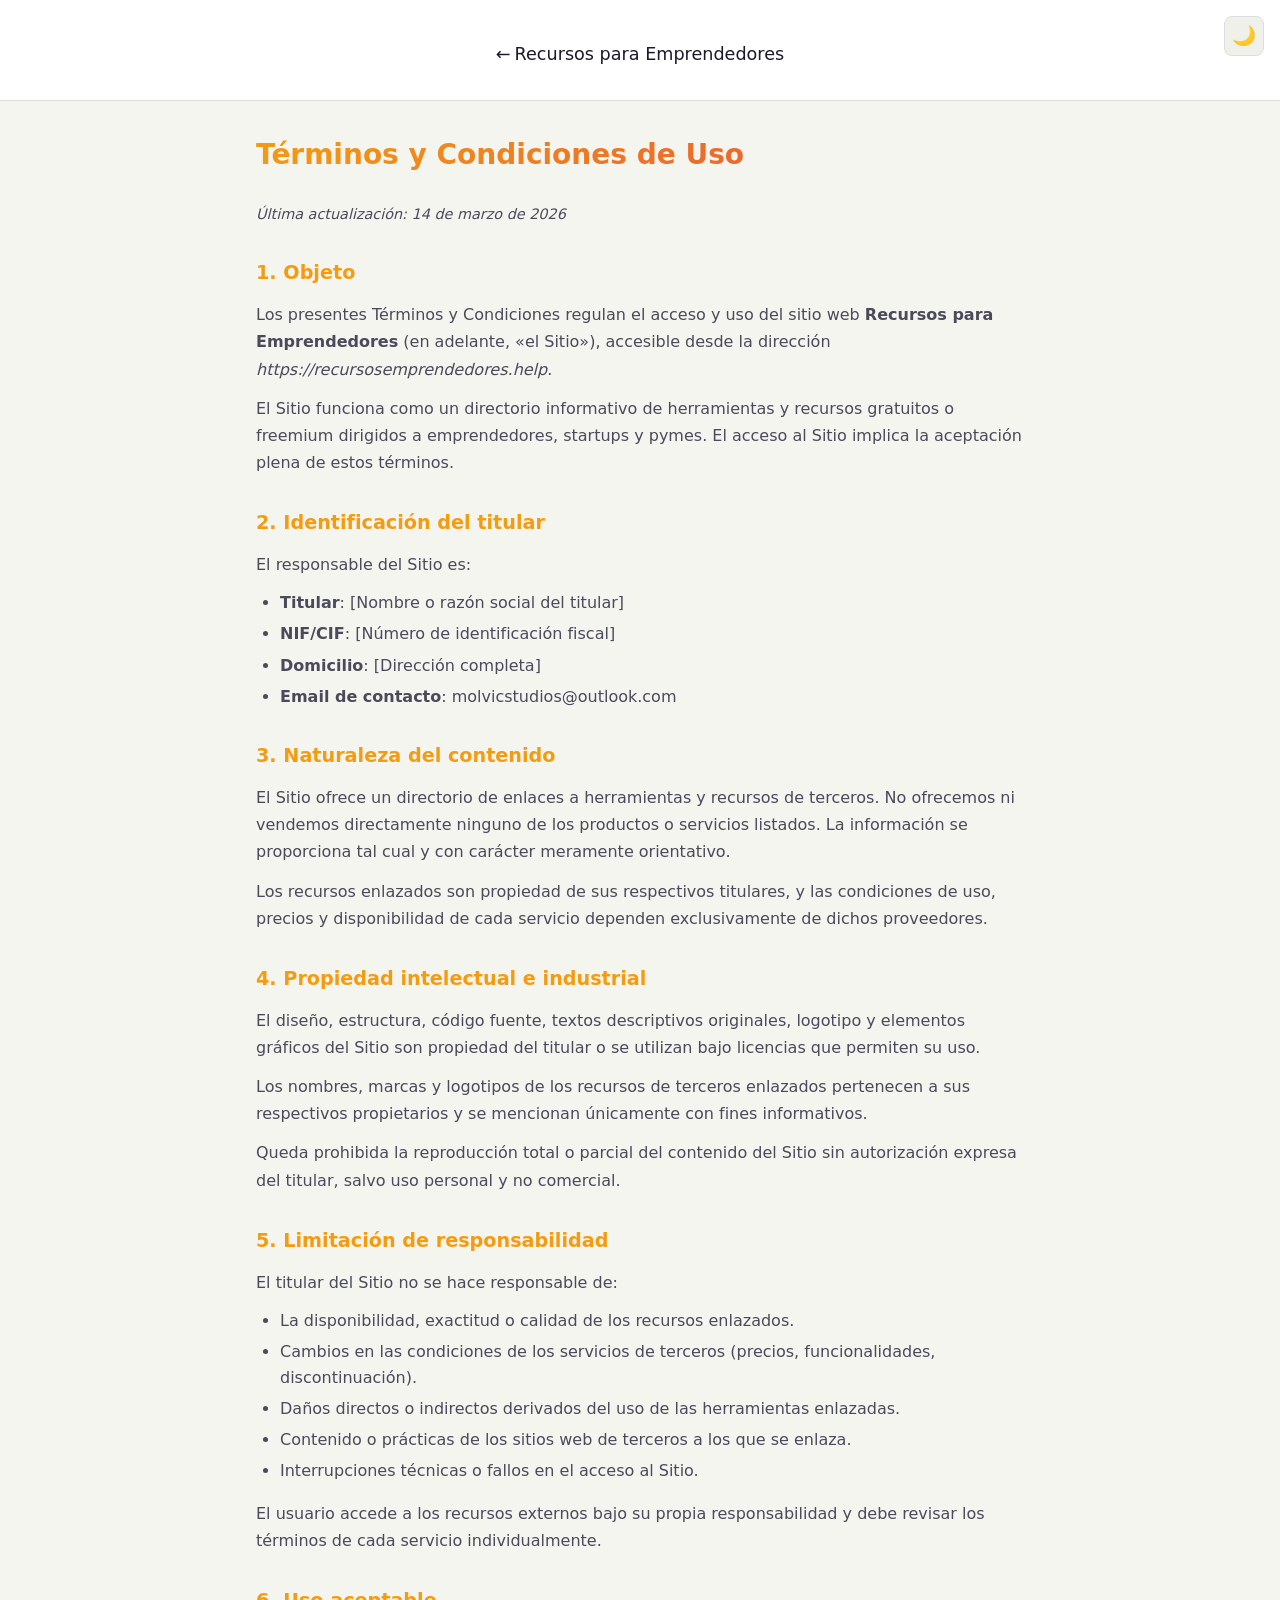
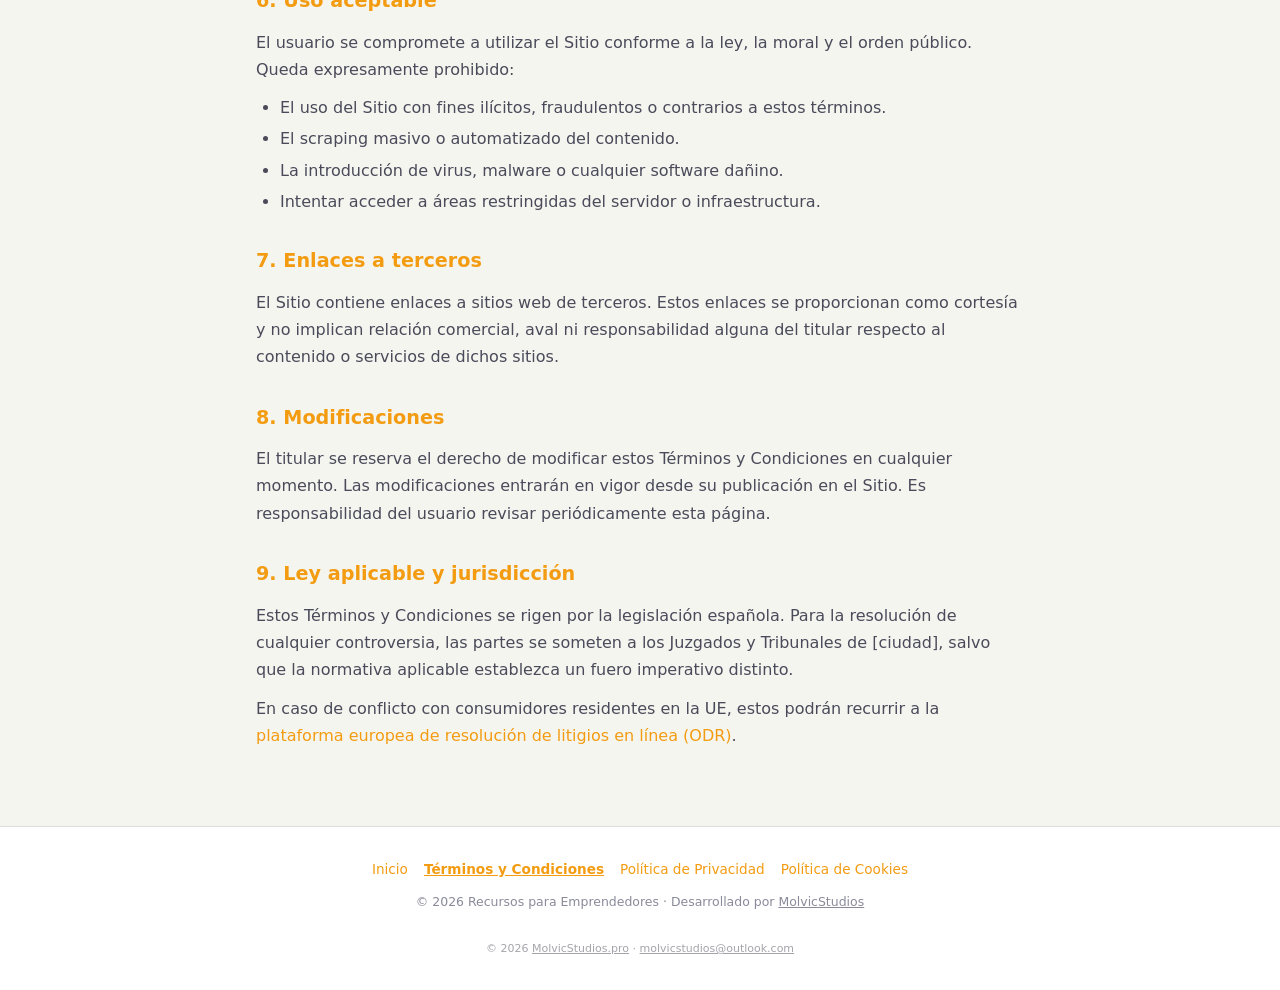
<file: terminos.html>
<!DOCTYPE html>
<html lang="es">
<head>
  <meta charset="UTF-8">
  <meta name="viewport" content="width=device-width, initial-scale=1.0">
  <title>Términos y Condiciones — Recursos para Emprendedores</title>
  <meta name="description" content="Términos y condiciones de uso del sitio web Recursos para Emprendedores.">
  <meta name="robots" content="noindex, follow">
  <link rel="icon" type="image/svg+xml" href="img/favicon.svg">
  <link rel="canonical" href="https://recursosemprendedores.help/terminos.html">
  <link rel="stylesheet" href="css/styles.css">
</head>
<body>
  <a href="#main-content" class="skip-link">Saltar al contenido principal</a>

  <!-- Header -->
  <header class="site-header site-header--legal" role="banner">
    <div class="header-content">
      <div class="header-top">
        <a href="index.html" class="back-link" aria-label="Volver a la página principal">
          ← <span class="title-gradient">Recursos para Emprendedores</span>
        </a>
        <button id="theme-toggle" class="theme-toggle" type="button" aria-label="Cambiar tema">☀️</button>
      </div>
    </div>
  </header>

  <!-- Contenido principal -->
  <main id="main-content" class="legal-content" tabindex="-1">
    <article>
      <h1>Términos y Condiciones de Uso</h1>
      <p class="legal-date">Última actualización: 14 de marzo de 2026</p>

      <section>
        <h2>1. Objeto</h2>
        <p>Los presentes Términos y Condiciones regulan el acceso y uso del sitio web <strong>Recursos para Emprendedores</strong> (en adelante, «el Sitio»), accesible desde la dirección <em>https://recursosemprendedores.help</em>.</p>
        <p>El Sitio funciona como un directorio informativo de herramientas y recursos gratuitos o freemium dirigidos a emprendedores, startups y pymes. El acceso al Sitio implica la aceptación plena de estos términos.</p>
      </section>

      <section>
        <h2>2. Identificación del titular</h2>
        <p>El responsable del Sitio es:</p>
        <ul>
          <li><strong>Titular</strong>: [Nombre o razón social del titular]</li>
          <li><strong>NIF/CIF</strong>: [Número de identificación fiscal]</li>
          <li><strong>Domicilio</strong>: [Dirección completa]</li>
          <li><strong>Email de contacto</strong>: molvicstudios@outlook.com</li>
        </ul>
      </section>

      <section>
        <h2>3. Naturaleza del contenido</h2>
        <p>El Sitio ofrece un directorio de enlaces a herramientas y recursos de terceros. No ofrecemos ni vendemos directamente ninguno de los productos o servicios listados. La información se proporciona tal cual y con carácter meramente orientativo.</p>
        <p>Los recursos enlazados son propiedad de sus respectivos titulares, y las condiciones de uso, precios y disponibilidad de cada servicio dependen exclusivamente de dichos proveedores.</p>
      </section>

      <section>
        <h2>4. Propiedad intelectual e industrial</h2>
        <p>El diseño, estructura, código fuente, textos descriptivos originales, logotipo y elementos gráficos del Sitio son propiedad del titular o se utilizan bajo licencias que permiten su uso.</p>
        <p>Los nombres, marcas y logotipos de los recursos de terceros enlazados pertenecen a sus respectivos propietarios y se mencionan únicamente con fines informativos.</p>
        <p>Queda prohibida la reproducción total o parcial del contenido del Sitio sin autorización expresa del titular, salvo uso personal y no comercial.</p>
      </section>

      <section>
        <h2>5. Limitación de responsabilidad</h2>
        <p>El titular del Sitio no se hace responsable de:</p>
        <ul>
          <li>La disponibilidad, exactitud o calidad de los recursos enlazados.</li>
          <li>Cambios en las condiciones de los servicios de terceros (precios, funcionalidades, discontinuación).</li>
          <li>Daños directos o indirectos derivados del uso de las herramientas enlazadas.</li>
          <li>Contenido o prácticas de los sitios web de terceros a los que se enlaza.</li>
          <li>Interrupciones técnicas o fallos en el acceso al Sitio.</li>
        </ul>
        <p>El usuario accede a los recursos externos bajo su propia responsabilidad y debe revisar los términos de cada servicio individualmente.</p>
      </section>

      <section>
        <h2>6. Uso aceptable</h2>
        <p>El usuario se compromete a utilizar el Sitio conforme a la ley, la moral y el orden público. Queda expresamente prohibido:</p>
        <ul>
          <li>El uso del Sitio con fines ilícitos, fraudulentos o contrarios a estos términos.</li>
          <li>El scraping masivo o automatizado del contenido.</li>
          <li>La introducción de virus, malware o cualquier software dañino.</li>
          <li>Intentar acceder a áreas restringidas del servidor o infraestructura.</li>
        </ul>
      </section>

      <section>
        <h2>7. Enlaces a terceros</h2>
        <p>El Sitio contiene enlaces a sitios web de terceros. Estos enlaces se proporcionan como cortesía y no implican relación comercial, aval ni responsabilidad alguna del titular respecto al contenido o servicios de dichos sitios.</p>
      </section>

      <section>
        <h2>8. Modificaciones</h2>
        <p>El titular se reserva el derecho de modificar estos Términos y Condiciones en cualquier momento. Las modificaciones entrarán en vigor desde su publicación en el Sitio. Es responsabilidad del usuario revisar periódicamente esta página.</p>
      </section>

      <section>
        <h2>9. Ley aplicable y jurisdicción</h2>
        <p>Estos Términos y Condiciones se rigen por la legislación española. Para la resolución de cualquier controversia, las partes se someten a los Juzgados y Tribunales de [ciudad], salvo que la normativa aplicable establezca un fuero imperativo distinto.</p>
        <p>En caso de conflicto con consumidores residentes en la UE, estos podrán recurrir a la <a href="https://ec.europa.eu/consumers/odr" target="_blank" rel="noopener noreferrer">plataforma europea de resolución de litigios en línea (ODR)</a>.</p>
      </section>
    </article>
  </main>

  <!-- Footer -->
  <molvicos-banner></molvicos-banner>
  <footer class="site-footer" role="contentinfo">
    <div class="footer-content">
      <nav class="footer-legal footer-links" aria-label="Páginas legales">
        <a href="index.html">Inicio</a>
        <a href="terminos.html" aria-current="page">Términos y Condiciones</a>
        <a href="privacidad.html">Política de Privacidad</a>
        <a href="cookies.html">Política de Cookies</a>
      </nav>
      <p class="footer-copy footer-copyright">&copy; <span id="year"></span> Recursos para Emprendedores · Desarrollado por <a href="https://molvicstudios.pro" target="_blank" rel="noopener" style="color:inherit;">MolvicStudios</a></p>
      <p style="font-size:11px;opacity:0.5;text-align:center;margin-top:16px;">
        © 2026 <a href="https://molvicstudios.pro" target="_blank" rel="noopener" style="color:inherit;">MolvicStudios.pro</a> · 
        <a href="mailto:molvicstudios@outlook.com" style="color:inherit;">molvicstudios@outlook.com</a>
      </p>
    </div>
  </footer>

  <script>
    // Año dinámico
    document.getElementById('year').textContent = new Date().getFullYear();
    // Tema
    (function(){
      var t = document.getElementById('theme-toggle');
      var saved = localStorage.getItem('theme');
      if (saved) document.documentElement.setAttribute('data-theme', saved);
      else if (window.matchMedia && window.matchMedia('(prefers-color-scheme: light)').matches) document.documentElement.setAttribute('data-theme', 'light');
      function update(theme) { t.textContent = theme === 'light' ? '🌙' : '☀️'; t.setAttribute('aria-label', theme === 'light' ? 'Cambiar a modo oscuro' : 'Cambiar a modo claro'); }
      update(document.documentElement.getAttribute('data-theme') || 'dark');
      t.addEventListener('click', function(){ var c = document.documentElement.getAttribute('data-theme'); var n = c === 'light' ? 'dark' : 'light'; document.documentElement.setAttribute('data-theme', n); localStorage.setItem('theme', n); update(n); });
    })();
  </script>

  <!-- ===== SOCIAL BAR (Adsterra) ===== -->
  <script src="https://pl28986574.profitablecpmratenetwork.com/14/27/5b/14275b9e00405e49510053b06cfa15f9.js"></script>
    <script src="https://molvicstudios.pro/molvicos-banner.js" defer></script>
</body>
</html>
</file>
<file: css/styles.css>
/* ==============================================
   Recursos para Emprendedores — Estilos completos
   Mobile-first | WCAG 2.1 AA | Modo oscuro/claro
   ============================================== */

/* ---- Variables CSS ---- */
:root {
  /* Colores modo oscuro (por defecto) */
  --bg-primary: #0d0d12;
  --bg-surface: #181820;
  --bg-surface-alt: #1e1e2a;
  --text-primary: #eaeaea;
  --text-secondary: #a0a0b0;
  --text-muted: #6a6a7a;
  --color-primary: #f39c12;
  --color-primary-hover: #e67e22;
  --color-accent: #e74c3c;
  --color-green: #27ae60;
  --color-blue: #3498db;
  --color-orange: #f39c12;
  --border-color: #2a2a3a;
  --shadow: 0 2px 8px rgba(0,0,0,0.3);
  --shadow-lg: 0 8px 24px rgba(0,0,0,0.4);
  --card-bg: #1e1e2a;
  --input-bg: #22222e;
  --nav-bg: rgba(13,13,18,0.95);
  --badge-gratis-bg: #1a3a2a;
  --badge-gratis-color: #27ae60;
  --badge-freemium-bg: #3a2a1a;
  --badge-freemium-color: #f39c12;
  --badge-opensource-bg: #1a2a3a;
  --badge-opensource-color: #3498db;
  --badge-es-bg: #3a1a1a;
  --badge-es-color: #e74c3c;
  --badge-en-bg: #1a2a3a;
  --badge-en-color: #3498db;
  --badge-multi-bg: #2a1a3a;
  --badge-multi-color: #9b59b6;
  --scrollbar-bg: #181820;
  --scrollbar-thumb: #3a3a4a;
  color-scheme: dark;
}

/* Modo claro */
[data-theme="light"] {
  --bg-primary: #f5f5f0;
  --bg-surface: #ffffff;
  --bg-surface-alt: #f0f0eb;
  --text-primary: #1a1a2e;
  --text-secondary: #4a4a5a;
  --text-muted: #8a8a9a;
  --border-color: #ddd;
  --shadow: 0 2px 8px rgba(0,0,0,0.08);
  --shadow-lg: 0 8px 24px rgba(0,0,0,0.12);
  --card-bg: #ffffff;
  --input-bg: #f0f0eb;
  --nav-bg: rgba(245,245,240,0.95);
  --badge-gratis-bg: #e8f8f0;
  --badge-gratis-color: #1e8449;
  --badge-freemium-bg: #fef5e7;
  --badge-freemium-color: #b7770a;
  --badge-opensource-bg: #eaf2f8;
  --badge-opensource-color: #2471a3;
  --badge-es-bg: #fce4e4;
  --badge-es-color: #c0392b;
  --badge-en-bg: #e4ecf7;
  --badge-en-color: #2471a3;
  --badge-multi-bg: #f0e4f7;
  --badge-multi-color: #7d3c98;
  --scrollbar-bg: #f0f0eb;
  --scrollbar-thumb: #ccc;
  color-scheme: light;
}

/* ---- Reset y base ---- */
*,
*::before,
*::after {
  box-sizing: border-box;
  margin: 0;
  padding: 0;
}

html {
  scroll-behavior: smooth;
  -webkit-text-size-adjust: 100%;
}

body {
  font-family: system-ui, -apple-system, 'Segoe UI', Roboto, sans-serif;
  background-color: var(--bg-primary);
  color: var(--text-primary);
  line-height: 1.6;
  min-height: 100vh;
  transition: background-color 0.3s ease, color 0.3s ease;
}

/* Scrollbar personalizado */
::-webkit-scrollbar {
  width: 8px;
  height: 8px;
}
::-webkit-scrollbar-track {
  background: var(--scrollbar-bg);
}
::-webkit-scrollbar-thumb {
  background: var(--scrollbar-thumb);
  border-radius: 4px;
}

/* ---- Utilidades ---- */
.sr-only {
  position: absolute;
  width: 1px;
  height: 1px;
  padding: 0;
  margin: -1px;
  overflow: hidden;
  clip: rect(0,0,0,0);
  white-space: nowrap;
  border: 0;
}

.container {
  width: 100%;
  max-width: 1200px;
  margin: 0 auto;
  padding: 0 1rem;
}

/* ---- Skip link accesibilidad ---- */
.skip-link {
  position: absolute;
  top: -100%;
  left: 1rem;
  background: var(--color-primary);
  color: #000;
  padding: 0.5rem 1rem;
  border-radius: 0 0 8px 8px;
  z-index: 10000;
  font-weight: 600;
  text-decoration: none;
  transition: top 0.2s;
}
.skip-link:focus {
  top: 0;
}

/* ---- Header ---- */
.site-header {
  background: var(--bg-surface);
  border-bottom: 1px solid var(--border-color);
  padding: 2rem 0 1.5rem;
  position: relative;
}

.header-content {
  text-align: center;
}

.site-title {
  font-size: 1.75rem;
  font-weight: 800;
  background: linear-gradient(135deg, var(--color-primary), var(--color-accent));
  -webkit-background-clip: text;
  background-clip: text;
  -webkit-text-fill-color: transparent;
  line-height: 1.2;
  margin-bottom: 0.5rem;
}

.site-subtitle {
  color: var(--text-secondary);
  font-size: 0.95rem;
  margin-bottom: 1rem;
  max-width: 600px;
  margin-left: auto;
  margin-right: auto;
}

.stats-counter {
  display: inline-flex;
  align-items: center;
  gap: 0.5rem;
  background: var(--bg-surface-alt);
  padding: 0.4rem 1rem;
  border-radius: 20px;
  font-size: 0.85rem;
  color: var(--text-secondary);
  margin-bottom: 1.25rem;
}
.stats-counter strong {
  color: var(--color-primary);
}

/* Barra de búsqueda */
.search-wrapper {
  position: relative;
  max-width: 500px;
  margin: 0 auto 1rem;
}

.search-icon {
  position: absolute;
  left: 1rem;
  top: 50%;
  transform: translateY(-50%);
  color: var(--text-muted);
  font-size: 1rem;
  pointer-events: none;
}

.search-input {
  width: 100%;
  padding: 0.75rem 1rem 0.75rem 2.75rem;
  border: 1px solid var(--border-color);
  border-radius: 8px;
  background: var(--input-bg);
  color: var(--text-primary);
  font-size: 0.95rem;
  font-family: inherit;
  outline: none;
  transition: border-color 0.2s, box-shadow 0.2s;
}
.search-input::placeholder {
  color: var(--text-muted);
}
.search-input:focus {
  border-color: var(--color-primary);
  box-shadow: 0 0 0 3px rgba(243,156,18,0.2);
}

/* Filtros de tipo de acceso */
.filter-bar {
  display: flex;
  flex-wrap: wrap;
  justify-content: center;
  gap: 0.5rem;
  margin-top: 0.75rem;
}

.filter-btn {
  padding: 0.4rem 0.9rem;
  border: 1px solid var(--border-color);
  border-radius: 20px;
  background: transparent;
  color: var(--text-secondary);
  font-size: 0.8rem;
  font-family: inherit;
  cursor: pointer;
  transition: all 0.2s;
}
.filter-btn:hover {
  border-color: var(--color-primary);
  color: var(--color-primary);
}
.filter-btn.active {
  background: var(--color-primary);
  border-color: var(--color-primary);
  color: #000;
  font-weight: 600;
}

/* Toggle tema */
.theme-toggle {
  position: absolute;
  top: 1rem;
  right: 1rem;
  background: var(--bg-surface-alt);
  border: 1px solid var(--border-color);
  border-radius: 8px;
  padding: 0.5rem;
  cursor: pointer;
  font-size: 1.2rem;
  line-height: 1;
  color: var(--text-primary);
  transition: all 0.2s;
  display: flex;
  align-items: center;
  justify-content: center;
  width: 40px;
  height: 40px;
}
.theme-toggle:hover {
  border-color: var(--color-primary);
  transform: scale(1.05);
}
.theme-toggle:focus-visible {
  outline: 2px solid var(--color-primary);
  outline-offset: 2px;
}

/* ---- Navegación categorías ---- */
.category-nav {
  background: var(--nav-bg);
  border-bottom: 1px solid var(--border-color);
  position: sticky;
  top: 0;
  z-index: 100;
  backdrop-filter: blur(10px);
  -webkit-backdrop-filter: blur(10px);
}

.category-nav-inner {
  display: flex;
  overflow-x: auto;
  gap: 0.25rem;
  padding: 0.5rem 1rem;
  scrollbar-width: thin;
  -ms-overflow-style: none;
}
.category-nav-inner::-webkit-scrollbar {
  height: 4px;
}
.category-nav-inner::-webkit-scrollbar-thumb {
  background: var(--scrollbar-thumb);
  border-radius: 2px;
}

.nav-item {
  flex-shrink: 0;
  padding: 0.4rem 0.75rem;
  border: none;
  border-radius: 6px;
  background: transparent;
  color: var(--text-secondary);
  font-size: 0.78rem;
  font-family: inherit;
  cursor: pointer;
  transition: all 0.2s;
  white-space: nowrap;
  display: flex;
  align-items: center;
  gap: 0.3rem;
}
.nav-item:hover {
  background: var(--bg-surface-alt);
  color: var(--text-primary);
}
.nav-item.active {
  background: var(--color-primary);
  color: #000;
  font-weight: 600;
}
.nav-item-emoji {
  font-size: 1rem;
}

/* ---- Contenido principal ---- */
.main-content {
  padding: 2rem 0 4rem;
}

/* Sección de categoría */
.category-section {
  margin-bottom: 3rem;
  scroll-margin-top: 60px;
}

.category-header {
  display: flex;
  align-items: center;
  gap: 0.5rem;
  margin-bottom: 1.25rem;
  flex-wrap: wrap;
}

.category-emoji {
  font-size: 1.5rem;
}

.category-title {
  font-size: 1.3rem;
  font-weight: 700;
  color: var(--text-primary);
}

.category-count {
  background: var(--bg-surface-alt);
  color: var(--text-secondary);
  padding: 0.15rem 0.6rem;
  border-radius: 12px;
  font-size: 0.75rem;
  font-weight: 600;
}

/* Grid de tarjetas */
.resources-grid {
  display: grid;
  grid-template-columns: 1fr;
  gap: 1rem;
}

/* Tarjeta de recurso */
.resource-card {
  background: var(--card-bg);
  border: 1px solid var(--border-color);
  border-radius: 8px;
  padding: 1rem;
  transition: transform 0.2s, box-shadow 0.2s, border-color 0.2s;
  display: flex;
  flex-direction: column;
  gap: 0.5rem;
  opacity: 0;
  transform: translateY(16px);
}
.resource-card.visible {
  opacity: 1;
  transform: translateY(0);
  transition: opacity 0.4s ease, transform 0.4s ease, box-shadow 0.2s, border-color 0.2s;
}
.resource-card:hover {
  box-shadow: var(--shadow);
  border-color: var(--color-primary);
  transform: translateY(-2px);
}
.resource-card:hover.visible {
  transform: translateY(-2px);
}

.card-header {
  display: flex;
  align-items: flex-start;
  justify-content: space-between;
  gap: 0.5rem;
}

.resource-name {
  font-size: 0.95rem;
  font-weight: 600;
}
.resource-name a {
  color: var(--color-primary);
  text-decoration: none;
  transition: color 0.2s;
}
.resource-name a:hover {
  color: var(--color-primary-hover);
  text-decoration: underline;
}
.resource-name a:focus-visible {
  outline: 2px solid var(--color-primary);
  outline-offset: 2px;
  border-radius: 2px;
}

.featured-star {
  color: #f1c40f;
  font-size: 1rem;
  flex-shrink: 0;
}

.resource-desc {
  color: var(--text-secondary);
  font-size: 0.85rem;
  line-height: 1.5;
}

.resource-desc .highlight {
  background: rgba(243,156,18,0.2);
  padding: 0 2px;
  border-radius: 2px;
}

.card-badges {
  display: flex;
  flex-wrap: wrap;
  gap: 0.4rem;
  margin-top: auto;
}

.badge {
  display: inline-flex;
  align-items: center;
  padding: 0.15rem 0.5rem;
  border-radius: 4px;
  font-size: 0.7rem;
  font-weight: 600;
  text-transform: uppercase;
  letter-spacing: 0.3px;
}

/* Badges tipo acceso */
.badge--gratis {
  background: var(--badge-gratis-bg);
  color: var(--badge-gratis-color);
}
.badge--freemium {
  background: var(--badge-freemium-bg);
  color: var(--badge-freemium-color);
}
.badge--open-source {
  background: var(--badge-opensource-bg);
  color: var(--badge-opensource-color);
}

/* Badges idioma */
.badge--es {
  background: var(--badge-es-bg);
  color: var(--badge-es-color);
}
.badge--en {
  background: var(--badge-en-bg);
  color: var(--badge-en-color);
}
.badge--multi {
  background: var(--badge-multi-bg);
  color: var(--badge-multi-color);
}

.resource-notes {
  color: var(--text-muted);
  font-size: 0.78rem;
  font-style: italic;
}

/* Estado vacío / error */
.empty-state,
.error-state {
  text-align: center;
  padding: 4rem 1rem;
  color: var(--text-secondary);
}
.empty-state-icon,
.error-state-icon {
  font-size: 3rem;
  margin-bottom: 1rem;
  display: block;
}
.error-state {
  color: var(--color-accent);
}

.no-results {
  text-align: center;
  padding: 3rem 1rem;
  color: var(--text-secondary);
  display: none;
}
.no-results.visible {
  display: block;
}
.no-results-icon {
  font-size: 2.5rem;
  display: block;
  margin-bottom: 0.75rem;
}

/* ---- Botón scroll to top ---- */
.scroll-top {
  position: fixed;
  bottom: 2rem;
  right: 2rem;
  width: 44px;
  height: 44px;
  border-radius: 50%;
  border: none;
  background: var(--color-primary);
  color: #000;
  font-size: 1.25rem;
  cursor: pointer;
  box-shadow: var(--shadow-lg);
  opacity: 0;
  visibility: hidden;
  transform: translateY(10px);
  transition: opacity 0.3s, visibility 0.3s, transform 0.3s;
  z-index: 90;
  display: flex;
  align-items: center;
  justify-content: center;
}
.scroll-top.visible {
  opacity: 1;
  visibility: visible;
  transform: translateY(0);
}
.scroll-top:hover {
  background: var(--color-primary-hover);
  transform: scale(1.1);
}
.scroll-top:focus-visible {
  outline: 2px solid var(--color-primary);
  outline-offset: 2px;
}
.scroll-top.visible:hover {
  transform: scale(1.1);
}

/* ---- Footer ---- */
.site-footer {
  background: var(--bg-surface);
  border-top: 1px solid var(--border-color);
  padding: 2rem 0;
  text-align: center;
  font-size: 0.85rem;
  color: var(--text-secondary);
}

.footer-content {
  display: flex;
  flex-direction: column;
  gap: 0.75rem;
  align-items: center;
}

.footer-update {
  color: var(--text-muted);
}

.footer-links {
  display: flex;
  flex-wrap: wrap;
  justify-content: center;
  gap: 1rem;
}
.footer-links a {
  color: var(--color-primary);
  text-decoration: none;
  transition: color 0.2s;
}
.footer-links a:hover {
  color: var(--color-primary-hover);
  text-decoration: underline;
}
.footer-links a:focus-visible {
  outline: 2px solid var(--color-primary);
  outline-offset: 2px;
  border-radius: 2px;
}

.footer-disclaimer {
  color: var(--text-muted);
  font-size: 0.78rem;
  max-width: 600px;
}

.footer-copyright {
  color: var(--text-muted);
  font-size: 0.78rem;
}

/* ---- Banner de cookies ---- */
.cookie-banner {
  position: fixed;
  bottom: 0;
  left: 0;
  right: 0;
  background: var(--bg-surface);
  border-top: 1px solid var(--border-color);
  padding: 1rem;
  z-index: 1000;
  box-shadow: 0 -4px 16px rgba(0,0,0,0.3);
  transform: translateY(100%);
  transition: transform 0.3s ease;
}
.cookie-banner.visible {
  transform: translateY(0);
}

.cookie-banner-inner {
  max-width: 1200px;
  margin: 0 auto;
  display: flex;
  flex-direction: column;
  gap: 1rem;
  align-items: center;
  text-align: center;
}

.cookie-text {
  font-size: 0.85rem;
  color: var(--text-secondary);
  line-height: 1.5;
}
.cookie-text a {
  color: var(--color-primary);
  text-decoration: underline;
}

.cookie-buttons {
  display: flex;
  flex-wrap: wrap;
  gap: 0.5rem;
  justify-content: center;
}

.cookie-btn {
  padding: 0.5rem 1.25rem;
  border-radius: 6px;
  border: 1px solid var(--border-color);
  font-size: 0.85rem;
  font-family: inherit;
  cursor: pointer;
  transition: all 0.2s;
  font-weight: 600;
}
.cookie-btn--accept {
  background: var(--color-primary);
  border-color: var(--color-primary);
  color: #000;
}
.cookie-btn--accept:hover {
  background: var(--color-primary-hover);
  border-color: var(--color-primary-hover);
}
.cookie-btn--essential {
  background: transparent;
  color: var(--text-primary);
}
.cookie-btn--essential:hover {
  border-color: var(--color-primary);
}
.cookie-btn:focus-visible {
  outline: 2px solid var(--color-primary);
  outline-offset: 2px;
}

/* ---- Páginas legales ---- */
.legal-page,
.legal-content {
  max-width: 800px;
  margin: 0 auto;
  padding: 2rem 1rem 4rem;
}
.legal-page h1,
.legal-content h1 {
  font-size: 1.75rem;
  margin-bottom: 1.5rem;
  background: linear-gradient(135deg, var(--color-primary), var(--color-accent));
  -webkit-background-clip: text;
  background-clip: text;
  -webkit-text-fill-color: transparent;
}
.legal-page h2,
.legal-content h2 {
  font-size: 1.2rem;
  margin: 2rem 0 0.75rem;
  color: var(--color-primary);
}
.legal-page h3,
.legal-content h3 {
  font-size: 1rem;
  margin: 1.5rem 0 0.5rem;
  color: var(--text-primary);
}
.legal-page p,
.legal-content p {
  margin-bottom: 0.75rem;
  color: var(--text-secondary);
  line-height: 1.7;
}
.legal-page ul,
.legal-page ol,
.legal-content ul,
.legal-content ol {
  margin: 0.5rem 0 1rem 1.5rem;
  color: var(--text-secondary);
}
.legal-page li,
.legal-content li {
  margin-bottom: 0.35rem;
  line-height: 1.6;
}
.legal-page a,
.legal-content a {
  color: var(--color-primary);
  text-decoration: none;
}
.legal-page a:hover,
.legal-content a:hover {
  text-decoration: underline;
}

/* Fecha legal */
.legal-date {
  font-style: italic;
  color: var(--text-muted);
  margin-bottom: 2rem;
  font-size: 0.9rem;
}

/* Header legal */
.site-header--legal {
  padding: 1.5rem 0;
}
.site-header--legal .header-content {
  padding-bottom: 0;
}
.back-link {
  text-decoration: none;
  color: var(--text-primary);
  font-size: 1.1rem;
  display: inline-flex;
  align-items: center;
  gap: 0.25rem;
  transition: color 0.2s;
}
.back-link:hover {
  color: var(--color-primary);
}
.back-link:focus-visible {
  outline: 2px solid var(--color-primary);
  outline-offset: 2px;
  border-radius: 4px;
}

/* Footer legal nav (alias) */
.footer-legal {
  display: flex;
  flex-wrap: wrap;
  justify-content: center;
  gap: 1rem;
}
.footer-legal a {
  color: var(--color-primary);
  text-decoration: none;
  transition: color 0.2s;
}
.footer-legal a:hover {
  color: var(--color-primary-hover);
  text-decoration: underline;
}
.footer-legal a[aria-current="page"] {
  font-weight: 700;
  text-decoration: underline;
}
.footer-copy {
  color: var(--text-muted);
  font-size: 0.78rem;
}

/* Tabla de cookies */
.cookie-table-wrapper,
.table-wrapper {
  overflow-x: auto;
  margin: 1rem 0;
}
.cookie-table,
.legal-content table,
.legal-page table {
  width: 100%;
  border-collapse: collapse;
  font-size: 0.85rem;
}
.cookie-table th,
.cookie-table td,
.legal-content table th,
.legal-content table td {
  padding: 0.6rem 0.75rem;
  text-align: left;
  border-bottom: 1px solid var(--border-color);
}
.cookie-table th,
.legal-content table th {
  background: var(--bg-surface-alt);
  color: var(--text-primary);
  font-weight: 600;
}
.cookie-table td,
.legal-content table td {
  color: var(--text-secondary);
}
.legal-content code {
  background: var(--bg-surface-alt);
  padding: 0.15rem 0.4rem;
  border-radius: 3px;
  font-size: 0.85em;
}

/* Breadcrumb legal */
.legal-breadcrumb {
  margin-bottom: 1.5rem;
  font-size: 0.85rem;
  color: var(--text-muted);
}
.legal-breadcrumb a {
  color: var(--color-primary);
  text-decoration: none;
}
.legal-breadcrumb a:hover {
  text-decoration: underline;
}

/* ---- Breakpoints responsive ---- */

/* >= 480px */
@media (min-width: 480px) {
  .resources-grid {
    grid-template-columns: repeat(2, 1fr);
  }
  .site-title {
    font-size: 2rem;
  }
}

/* >= 768px */
@media (min-width: 768px) {
  .site-header {
    padding: 2.5rem 0 2rem;
  }
  .site-title {
    font-size: 2.25rem;
  }
  .site-subtitle {
    font-size: 1.05rem;
  }
  .cookie-banner-inner {
    flex-direction: row;
    text-align: left;
  }
  .cookie-buttons {
    flex-shrink: 0;
  }
}

/* >= 1024px */
@media (min-width: 1024px) {
  .resources-grid {
    grid-template-columns: repeat(3, 1fr);
  }
  .site-title {
    font-size: 2.5rem;
  }
}

/* >= 1200px */
@media (min-width: 1200px) {
  .resources-grid {
    grid-template-columns: repeat(4, 1fr);
  }
  .container {
    padding: 0 2rem;
  }
}

/* ---- Animación de impresión ---- */
@media print {
  .cookie-banner,
  .scroll-top,
  .theme-toggle,
  .search-wrapper,
  .filter-bar,
  .category-nav {
    display: none !important;
  }
  body {
    background: #fff;
    color: #000;
  }
  .resource-card {
    opacity: 1;
    transform: none;
    border: 1px solid #ccc;
    break-inside: avoid;
  }
}

/* ---- Preferencia de movimiento reducido ---- */
@media (prefers-reduced-motion: reduce) {
  *,
  *::before,
  *::after {
    animation-duration: 0.01ms !important;
    transition-duration: 0.01ms !important;
    scroll-behavior: auto !important;
  }
}
</file>
